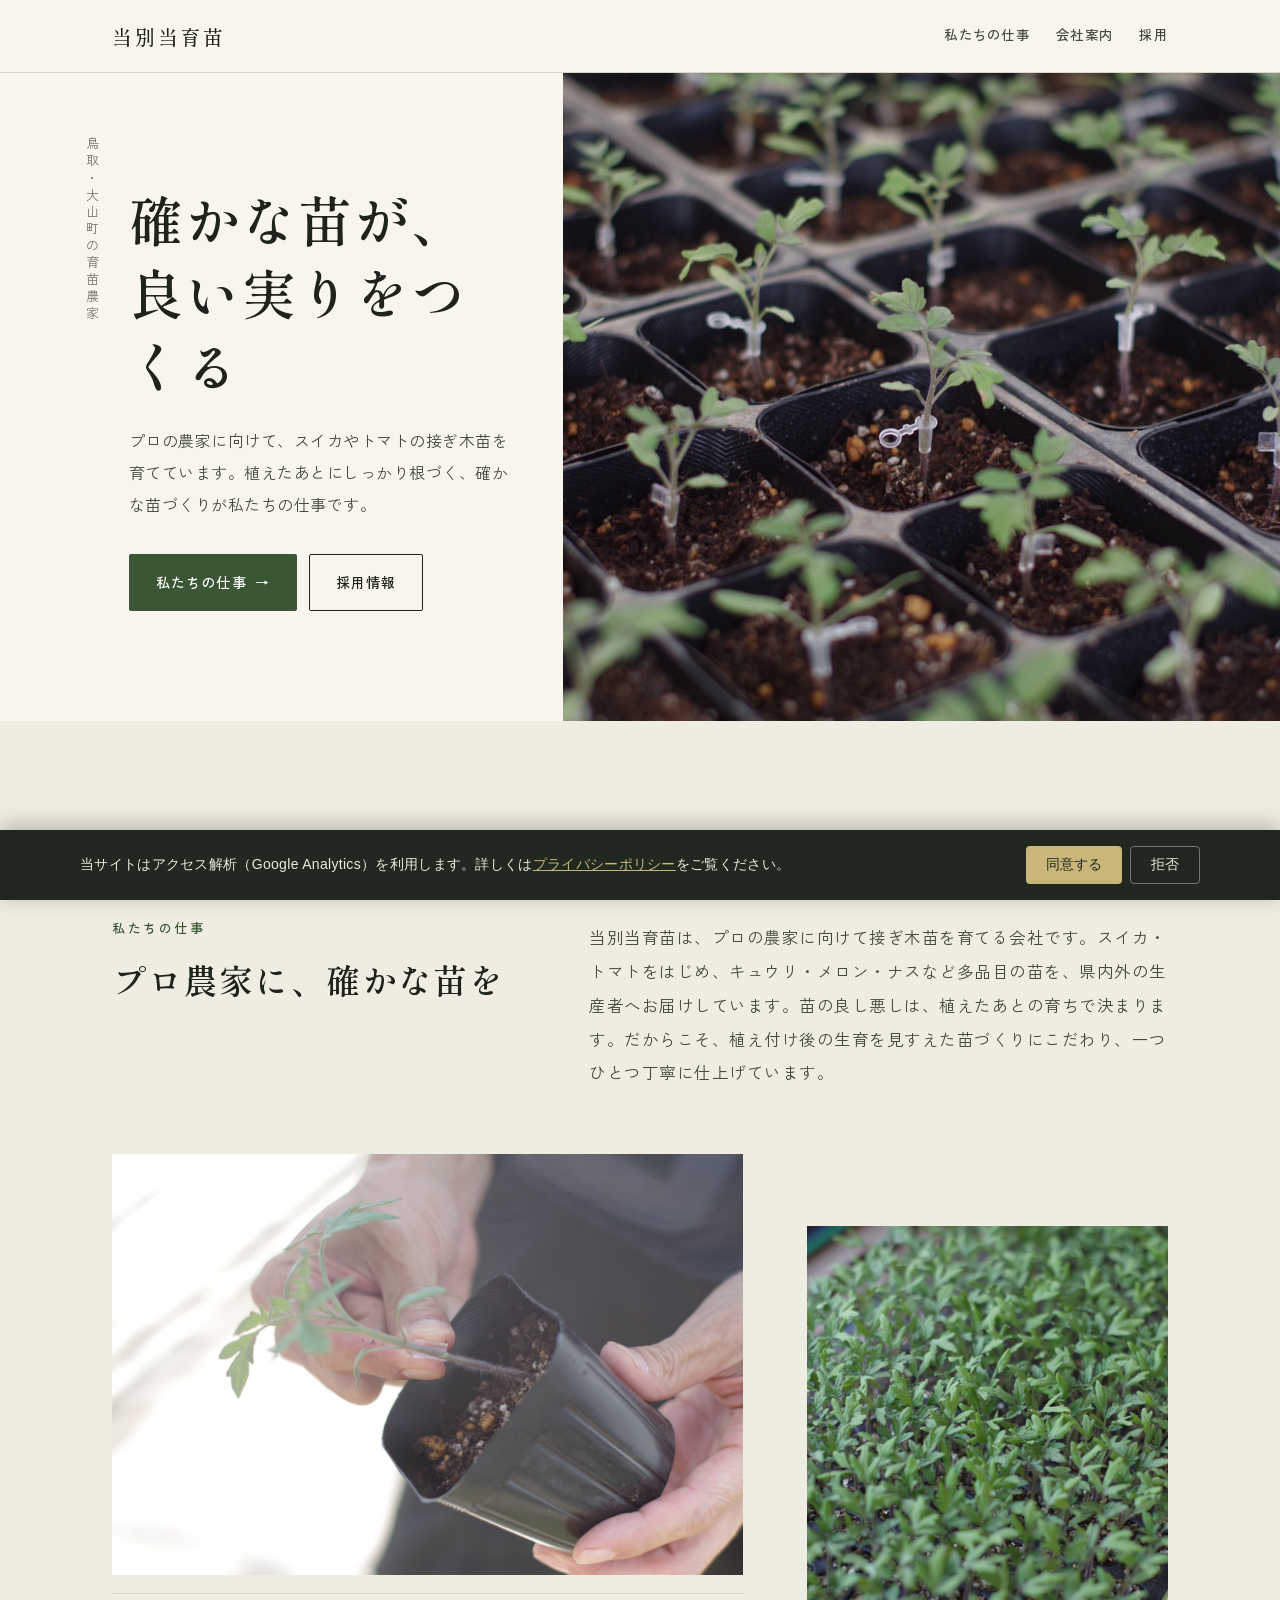
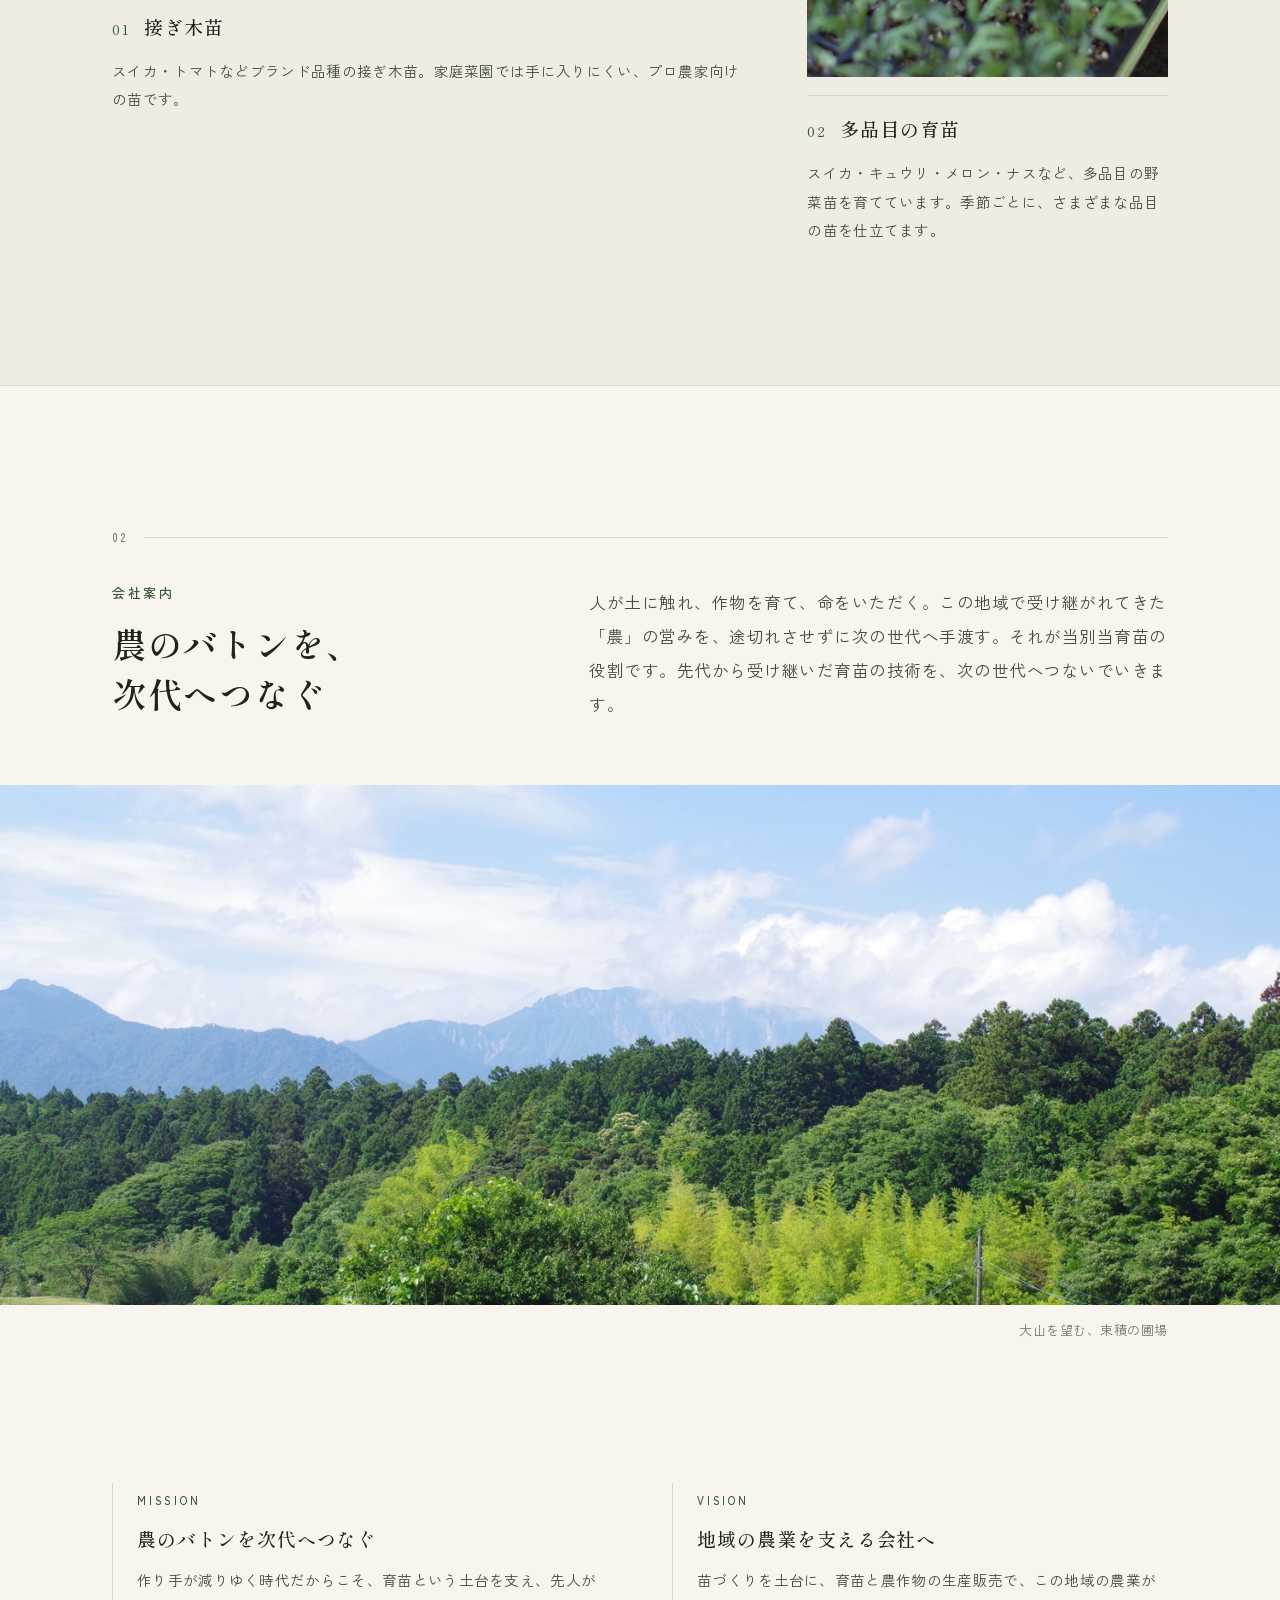
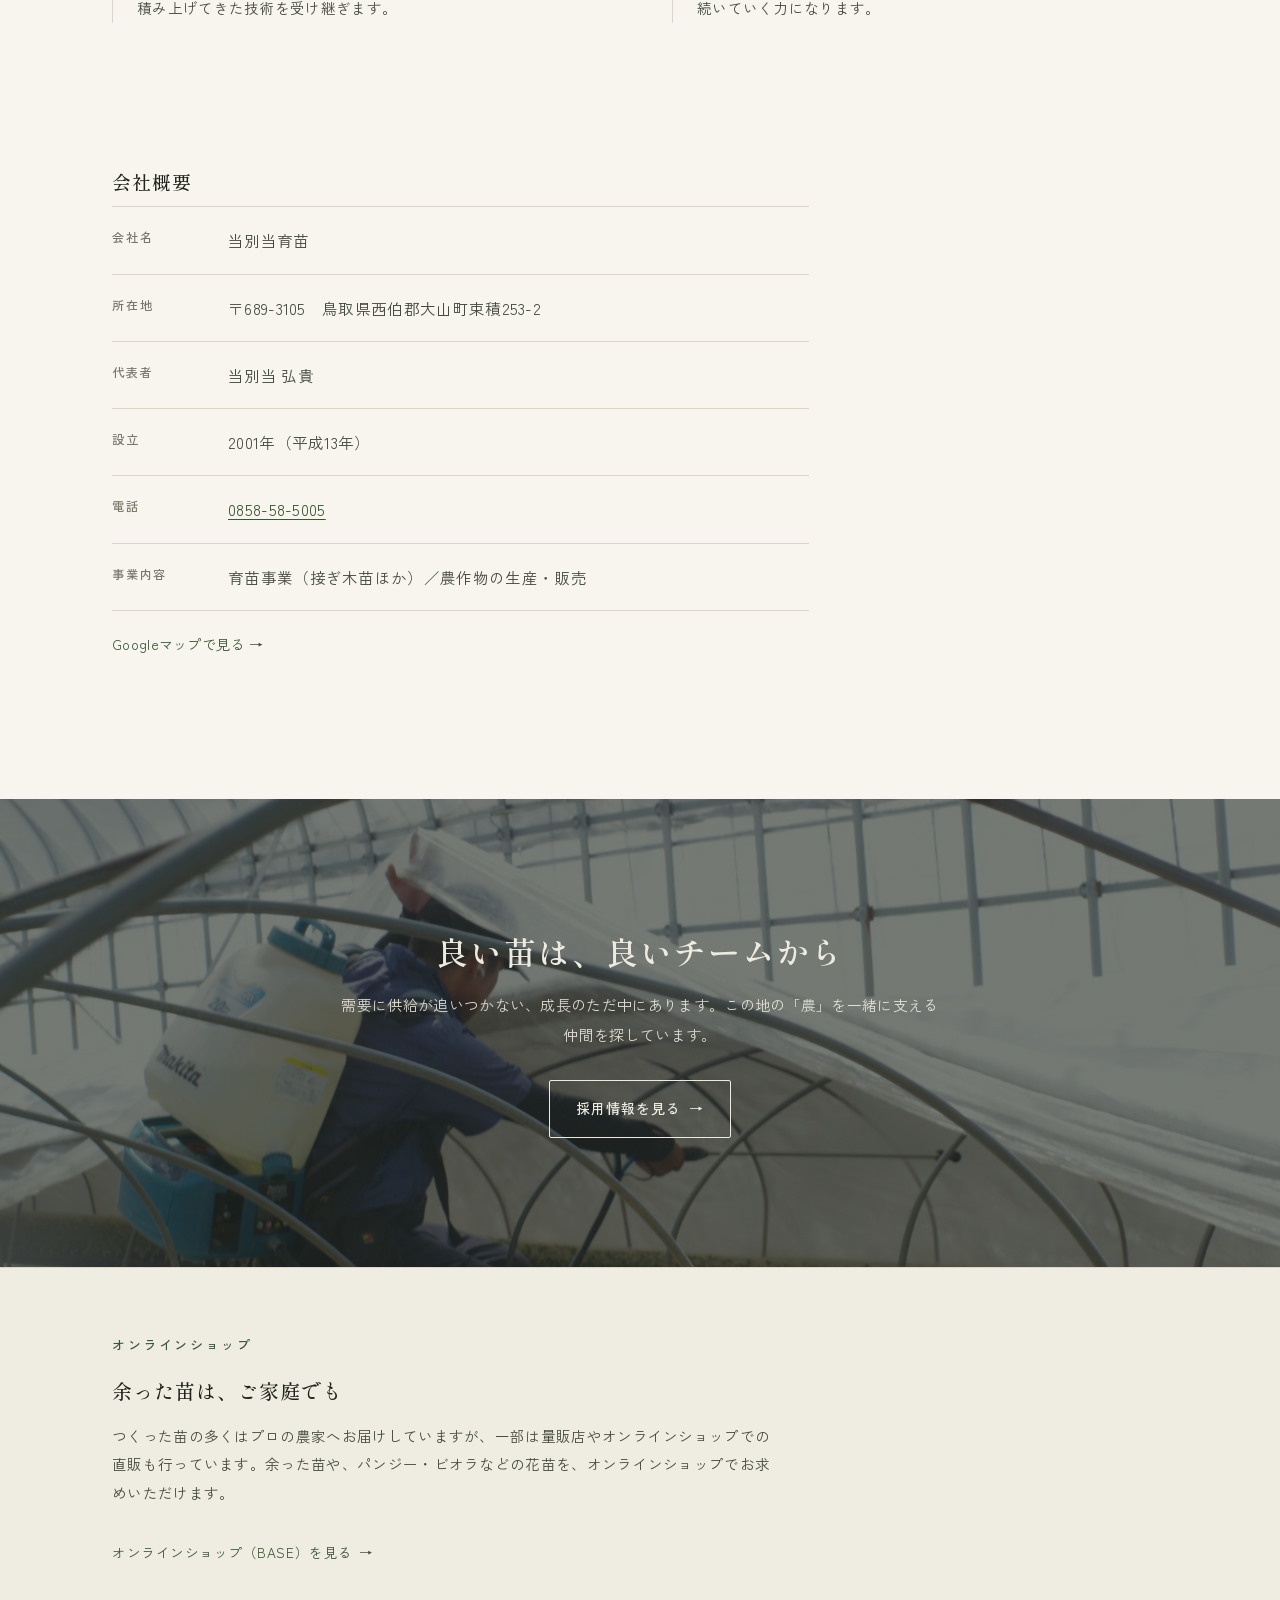
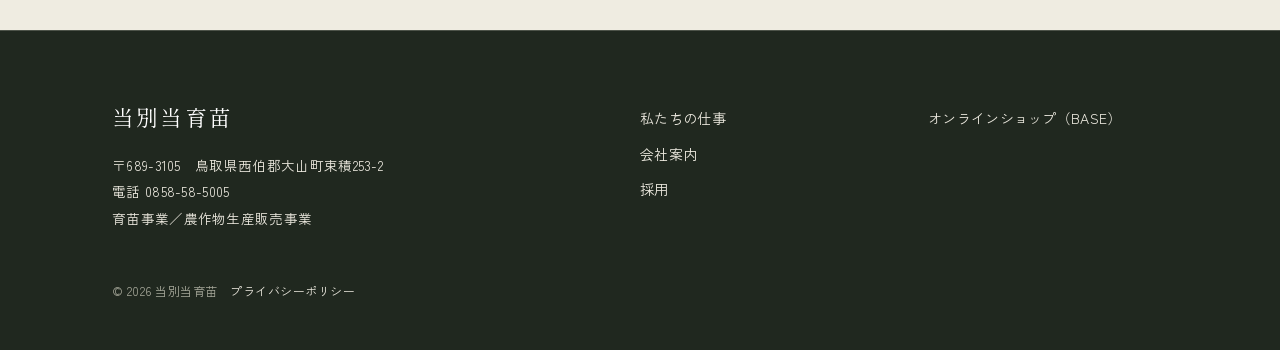
<file: index.html>
<!DOCTYPE html>
<html lang="ja">
<head>
<meta charset="UTF-8" />
<meta name="viewport" content="width=device-width, initial-scale=1.0" />
<title>当別当育苗｜鳥取・大山町の育苗農家</title>
<meta name="description" content="鳥取県大山町の育苗農家、当別当育苗。プロの農家に向けて、スイカ・トマトなどの接ぎ木苗を生産しています。" />
<link rel="canonical" href="https://tobetto.jp/" />
<link rel="icon" href="/favicon.svg" type="image/svg+xml" />
<meta property="og:site_name" content="当別当育苗" />
<meta property="og:locale" content="ja_JP" />
<meta property="og:title" content="当別当育苗｜鳥取・大山町の育苗農家" />
<meta property="og:description" content="プロの農家に向けて、スイカ・トマトなどの接ぎ木苗を生産する鳥取県大山町の育苗農家。" />
<meta property="og:type" content="website" />
<meta property="og:url" content="https://tobetto.jp/" />
<meta property="og:image" content="https://tobetto.jp/img/ogp.jpg" />
<meta name="twitter:card" content="summary_large_image" />
<meta name="twitter:title" content="当別当育苗｜鳥取・大山町の育苗農家" />
<meta name="twitter:description" content="プロの農家に向けて、スイカ・トマトなどの接ぎ木苗を生産する鳥取県大山町の育苗農家。" />
<meta name="twitter:image" content="https://tobetto.jp/img/ogp.jpg" />
<script type="application/ld+json">
{
  "@context": "https://schema.org",
  "@graph": [
    {
      "@type": "LocalBusiness",
      "@id": "https://tobetto.jp/#business",
      "name": "当別当育苗",
      "alternateName": "トウベットウイクビョウ",
      "image": "https://tobetto.jp/img/ogp.jpg",
      "description": "鳥取県大山町の育苗農家。プロの農家に向けて、スイカ・トマトなどの接ぎ木苗を生産しています。",
      "url": "https://tobetto.jp/",
      "telephone": "+81-858-58-5005",
      "foundingDate": "2001",
      "founder": { "@type": "Person", "name": "当別当 弘貴" },
      "address": {
        "@type": "PostalAddress",
        "streetAddress": "束積253-2",
        "addressLocality": "西伯郡大山町",
        "addressRegion": "鳥取県",
        "postalCode": "689-3105",
        "addressCountry": "JP"
      },
      "areaServed": "JP",
      "knowsAbout": ["接ぎ木苗", "育苗", "スイカ苗", "トマト苗", "野菜苗"],
      "sameAs": ["https://tbtseedling.base.shop/"]
    },
    {
      "@type": "WebSite",
      "@id": "https://tobetto.jp/#website",
      "url": "https://tobetto.jp/",
      "name": "当別当育苗",
      "publisher": { "@id": "https://tobetto.jp/#business" },
      "inLanguage": "ja"
    },
    {
      "@type": "BreadcrumbList",
      "@id": "https://tobetto.jp/#breadcrumb",
      "itemListElement": [
        { "@type": "ListItem", "position": 1, "name": "ホーム", "item": "https://tobetto.jp/" }
      ]
    }
  ]
}
</script>
<link rel="preconnect" href="https://fonts.googleapis.com">
<link rel="preconnect" href="https://fonts.gstatic.com" crossorigin>
<link href="https://fonts.googleapis.com/css2?family=Shippori+Mincho+B1:wght@500;600&family=Zen+Kaku+Gothic+New:wght@400;500&display=swap" rel="stylesheet">
<link rel="stylesheet" href="style.css" />
<!-- ===== TBT Analytics START =====
  GA4 (G-S450J6KXNJ) + Consent Mode v2 (default denied) + Cookie告知バナー(日本語) + CVトラッカー
-->
<script>
  window.dataLayer = window.dataLayer || [];
  function gtag(){dataLayer.push(arguments);}
  gtag('consent', 'default', {
    'ad_storage': 'denied',
    'ad_user_data': 'denied',
    'ad_personalization': 'denied',
    'analytics_storage': 'denied',
    'wait_for_update': 500
  });
  try {
    if (localStorage.getItem('tbt_consent') === 'granted') {
      gtag('consent', 'update', { 'analytics_storage': 'granted' });
    }
  } catch(e){}
</script>
<script async src="https://www.googletagmanager.com/gtag/js?id=G-S450J6KXNJ"></script>
<script>
  gtag('js', new Date());
  gtag('config', 'G-S450J6KXNJ', {
    'anonymize_ip': true,
    'allow_google_signals': false
  });
</script>
<script>
document.addEventListener('DOMContentLoaded', function(){
  (function(){
    try { if (localStorage.getItem('tbt_consent')) return; } catch(e){}
    var wrap = document.createElement('div');
    wrap.id = 'tbt-cookie-banner';
    wrap.setAttribute('role', 'dialog');
    wrap.setAttribute('aria-label', 'Cookie同意');
    wrap.style.cssText = 'position:fixed;bottom:0;left:0;right:0;background:#20281F;color:#EDEAE0;padding:16px 20px;z-index:99999;font-size:14px;line-height:1.7;box-shadow:0 -4px 20px rgba(0,0,0,0.25);font-family:-apple-system,BlinkMacSystemFont,"Segoe UI","Noto Sans JP",sans-serif;';
    wrap.innerHTML = '<div style="max-width:1120px;margin:0 auto;display:flex;flex-wrap:wrap;align-items:center;justify-content:space-between;gap:14px;"><div style="flex:1 1 60%;">当サイトはアクセス解析（Google Analytics）を利用します。詳しくは<a href="/privacy.html" style="color:#C9B77A;text-decoration:underline;">プライバシーポリシー</a>をご覧ください。</div><div style="flex:0 0 auto;display:flex;gap:8px;"><button id="tbt-accept" style="padding:9px 20px;border:none;cursor:pointer;font-size:14px;border-radius:4px;background:#C9B77A;color:#20281F;">同意する</button><button id="tbt-decline" style="padding:9px 20px;border:1px solid rgba(237,234,224,.4);cursor:pointer;font-size:14px;border-radius:4px;background:transparent;color:#EDEAE0;">拒否</button></div></div>';
    document.body.appendChild(wrap);
    document.getElementById('tbt-accept').onclick = function(){
      try { localStorage.setItem('tbt_consent', 'granted'); } catch(e){}
      if (typeof gtag === 'function') gtag('consent', 'update', { 'analytics_storage': 'granted' });
      var b = document.getElementById('tbt-cookie-banner'); if (b) b.remove();
    };
    document.getElementById('tbt-decline').onclick = function(){
      try { localStorage.setItem('tbt_consent', 'denied'); } catch(e){}
      if (typeof gtag === 'function') gtag('consent', 'update', { 'analytics_storage': 'denied' });
      var b = document.getElementById('tbt-cookie-banner'); if (b) b.remove();
    };
  })();
  (function(){
    if (typeof gtag !== 'function') return;
    document.addEventListener('click', function(e){
      var a = e.target.closest && e.target.closest('a');
      if (!a) return;
      var href = a.getAttribute('href') || '';
      if (href.indexOf('base.shop') > -1) { gtag('event', 'click_outbound_shop', { 'destination_url': href }); }
      if (href.indexOf('tel:') === 0) { gtag('event', 'click_phone', { 'phone': href.replace('tel:', '') }); }
      if (href.indexOf('mailto:') === 0) { gtag('event', 'click_email', {}); }
      if (href.indexOf('google.com/maps') > -1 || href.indexOf('goo.gl/maps') > -1) { gtag('event', 'click_map', {}); }
    });
  })();
});
</script>
<!-- ===== TBT Analytics END ===== -->
</head>
<body>

<!-- ヘッダー -->
<header class="site-header">
  <div class="wrap">
    <a class="brand" href="index.html" aria-label="当別当育苗 トップへ" aria-current="page">
      <span class="name">当別当育苗</span>
    </a>
    <nav class="nav">
      <a href="#work">私たちの仕事</a>
      <a href="#about">会社案内</a>
      <a href="recruit.html">採用</a>
    </nav>
  </div>
</header>

<main>

<!-- ヒーロー -->
<section class="hero">
  <div class="hero-text">
    <p class="hero-kicker">鳥取・大山町の育苗農家</p>
    <div class="hero-copy">
      <h1><span class="nw">確かな苗が、</span><span class="nw">良い実りをつくる</span></h1>
      <p class="subhead">プロの農家に向けて、スイカやトマトの接ぎ木苗を育てています。植えたあとにしっかり根づく、確かな苗づくりが私たちの仕事です。</p>
      <div class="btns">
        <a class="btn btn-primary" href="#work">私たちの仕事<span class="arrow">→</span></a>
        <a class="btn btn-ghost" href="recruit.html">採用情報</a>
      </div>
    </div>
  </div>
  <div class="hero-media">
    <img src="img/hero.jpg" width="1600" height="1066" alt="セルトレイで育つトマトの接ぎ木苗" fetchpriority="high" />
  </div>
</section>

<!-- 私たちの仕事（本業） -->
<section class="sec sec--deep" id="work">
  <div class="wrap">
    <div class="sechead reveal"><span class="num">01</span><span class="rule"></span></div>
    <div class="split reveal">
      <div class="split-l">
        <p class="kicker">私たちの仕事</p>
        <h2 class="stitle"><span class="nw">プロ農家に、</span><span class="nw">確かな苗を</span></h2>
      </div>
      <div class="split-r">
        <p class="lead">当別当育苗は、プロの農家に向けて接ぎ木苗を育てる会社です。スイカ・トマトをはじめ、キュウリ・メロン・ナスなど多品目の苗を、県内外の生産者へお届けしています。苗の良し悪しは、植えたあとの育ちで決まります。だからこそ、植え付け後の生育を見すえた苗づくりにこだわり、一つひとつ丁寧に仕上げています。</p>
      </div>
    </div>

    <div class="products-grid">
      <article class="pcard pcard--main reveal">
        <div class="media">
          <img src="img/product-graft.jpg" width="1600" height="1066" alt="手に持ったトマトの接ぎ木苗とポット" loading="lazy" />
        </div>
        <div class="cap"><span class="num">01</span><h3>接ぎ木苗</h3></div>
        <p class="desc">スイカ・トマトなどブランド品種の接ぎ木苗。家庭菜園では手に入りにくい、プロ農家向けの苗です。</p>
      </article>

      <article class="pcard pcard--sub reveal">
        <div class="media">
          <img src="img/product-seedlings.jpg" width="1600" height="1066" alt="ハウスで育つ多品目の苗" loading="lazy" />
        </div>
        <div class="cap"><span class="num">02</span><h3>多品目の育苗</h3></div>
        <p class="desc">スイカ・キュウリ・メロン・ナスなど、多品目の野菜苗を育てています。季節ごとに、さまざまな品目の苗を仕立てます。</p>
      </article>
    </div>
  </div>
</section>

<!-- 会社案内 -->
<section class="sec sec--paper" id="about">
  <div class="wrap">
    <div class="sechead reveal"><span class="num">02</span><span class="rule"></span></div>
    <div class="split reveal">
      <div class="split-l">
        <p class="kicker">会社案内</p>
        <h2 class="stitle"><span class="nw">農のバトンを、</span><span class="nw">次代へつなぐ</span></h2>
      </div>
      <div class="split-r">
        <p class="lead">人が土に触れ、作物を育て、命をいただく。この地域で受け継がれてきた「農」の営みを、途切れさせずに次の世代へ手渡す。それが当別当育苗の役割です。先代から受け継いだ育苗の技術を、次の世代へつないでいきます。</p>
      </div>
    </div>

    <figure class="reveal" style="margin:0;">
      <div class="band bleed">
        <img src="img/about.jpg" width="1500" height="1000" alt="大山を望む、当別当育苗のある風景" loading="lazy" />
      </div>
      <figcaption class="band-cap">大山を望む、束積の圃場</figcaption>
    </figure>

    <div class="mvv reveal">
      <div class="item">
        <span class="label">MISSION</span>
        <h3>農のバトンを次代へつなぐ</h3>
        <p>作り手が減りゆく時代だからこそ、育苗という土台を支え、先人が積み上げてきた技術を受け継ぎます。</p>
      </div>
      <div class="item">
        <span class="label">VISION</span>
        <h3>地域の農業を支える会社へ</h3>
        <p>苗づくりを土台に、育苗と農作物の生産販売で、この地域の農業が続いていく力になります。</p>
      </div>
    </div>

    <div class="about-info reveal">
      <h3 class="info-h">会社概要</h3>
      <table class="info-table">
        <caption class="sr-only">当別当育苗 会社概要</caption>
        <tbody>
        <tr><th scope="row">会社名</th><td>当別当育苗</td></tr>
        <tr><th scope="row">所在地</th><td>〒689-3105　鳥取県西伯郡大山町束積253-2</td></tr>
        <tr><th scope="row">代表者</th><td>当別当 弘貴</td></tr>
        <tr><th scope="row">設立</th><td>2001年（平成13年）</td></tr>
        <tr><th scope="row">電話</th><td><a href="tel:0858-58-5005">0858-58-5005</a></td></tr>
        <tr><th scope="row">事業内容</th><td>育苗事業（接ぎ木苗ほか）／農作物の生産・販売</td></tr>
        </tbody>
      </table>
      <p class="map-link"><a href="https://www.google.com/maps/search/?api=1&amp;query=%E9%B3%A5%E5%8F%96%E7%9C%8C%E8%A5%BF%E4%BC%AF%E9%83%A1%E5%A4%A7%E5%B1%B1%E7%94%BA%E6%9D%9F%E7%A9%8D253-2" target="_blank" rel="noopener">Googleマップで見る <span class="arrow">→</span></a></p>
    </div>
  </div>
</section>

<!-- 採用ティーザー -->
<section class="teaser">
  <img class="teaser-bg" src="img/recruit.jpg" width="1600" height="1066" alt="" loading="lazy" />
  <div class="teaser-inner reveal">
    <h2><span class="nw">良い苗は、</span><span class="nw">良いチームから</span></h2>
    <p>需要に供給が追いつかない、成長のただ中にあります。この地の「農」を一緒に支える仲間を探しています。</p>
    <a class="btn btn-ghost-light" href="recruit.html">採用情報を見る<span class="arrow">→</span></a>
  </div>
</section>

<!-- オンラインショップ（末尾・小さく） -->
<section class="shop-strip" id="shop">
  <div class="wrap reveal">
    <p class="kicker">オンラインショップ</p>
    <h3 class="shop-strip-title">余った苗は、ご家庭でも</h3>
    <p class="shop-strip-text">つくった苗の多くはプロの農家へお届けしていますが、一部は量販店やオンラインショップでの直販も行っています。余った苗や、パンジー・ビオラなどの花苗を、オンラインショップでお求めいただけます。</p>
    <a class="card-link" href="https://tbtseedling.base.shop/" target="_blank" rel="noopener">オンラインショップ（BASE）を見る <span class="arrow">→</span></a>
  </div>
</section>

</main>

<!-- フッター -->
<footer class="site-footer">
  <div class="wrap">
    <div class="cols">
      <div>
        <p class="fname">当別当育苗</p>
        <p>〒689-3105　鳥取県西伯郡大山町束積253-2<br>
        電話 <a href="tel:0858-58-5005">0858-58-5005</a><br>
        育苗事業／農作物生産販売事業</p>
      </div>
      <div class="fnav">
        <a href="#work">私たちの仕事</a>
        <a href="#about">会社案内</a>
        <a href="recruit.html">採用</a>
      </div>
      <div class="fnav">
        <a href="https://tbtseedling.base.shop/" target="_blank" rel="noopener">オンラインショップ（BASE）</a>
      </div>
    </div>
    <p class="copy">© 2026 当別当育苗　<a href="privacy.html">プライバシーポリシー</a></p>
  </div>
</footer>

<script>
document.documentElement.classList.add('js');
var reveals = document.querySelectorAll('.reveal');
if ('IntersectionObserver' in window) {
  var io = new IntersectionObserver(function (es) {
    es.forEach(function (e) {
      if (e.isIntersecting) { e.target.classList.add('is-in'); io.unobserve(e.target); }
    });
  }, { threshold: 0, rootMargin: '0px 0px -12% 0px' });
  reveals.forEach(function (el) { io.observe(el); });
} else {
  reveals.forEach(function (el) { el.classList.add('is-in'); });
}
</script>

</body>
</html>
</file>
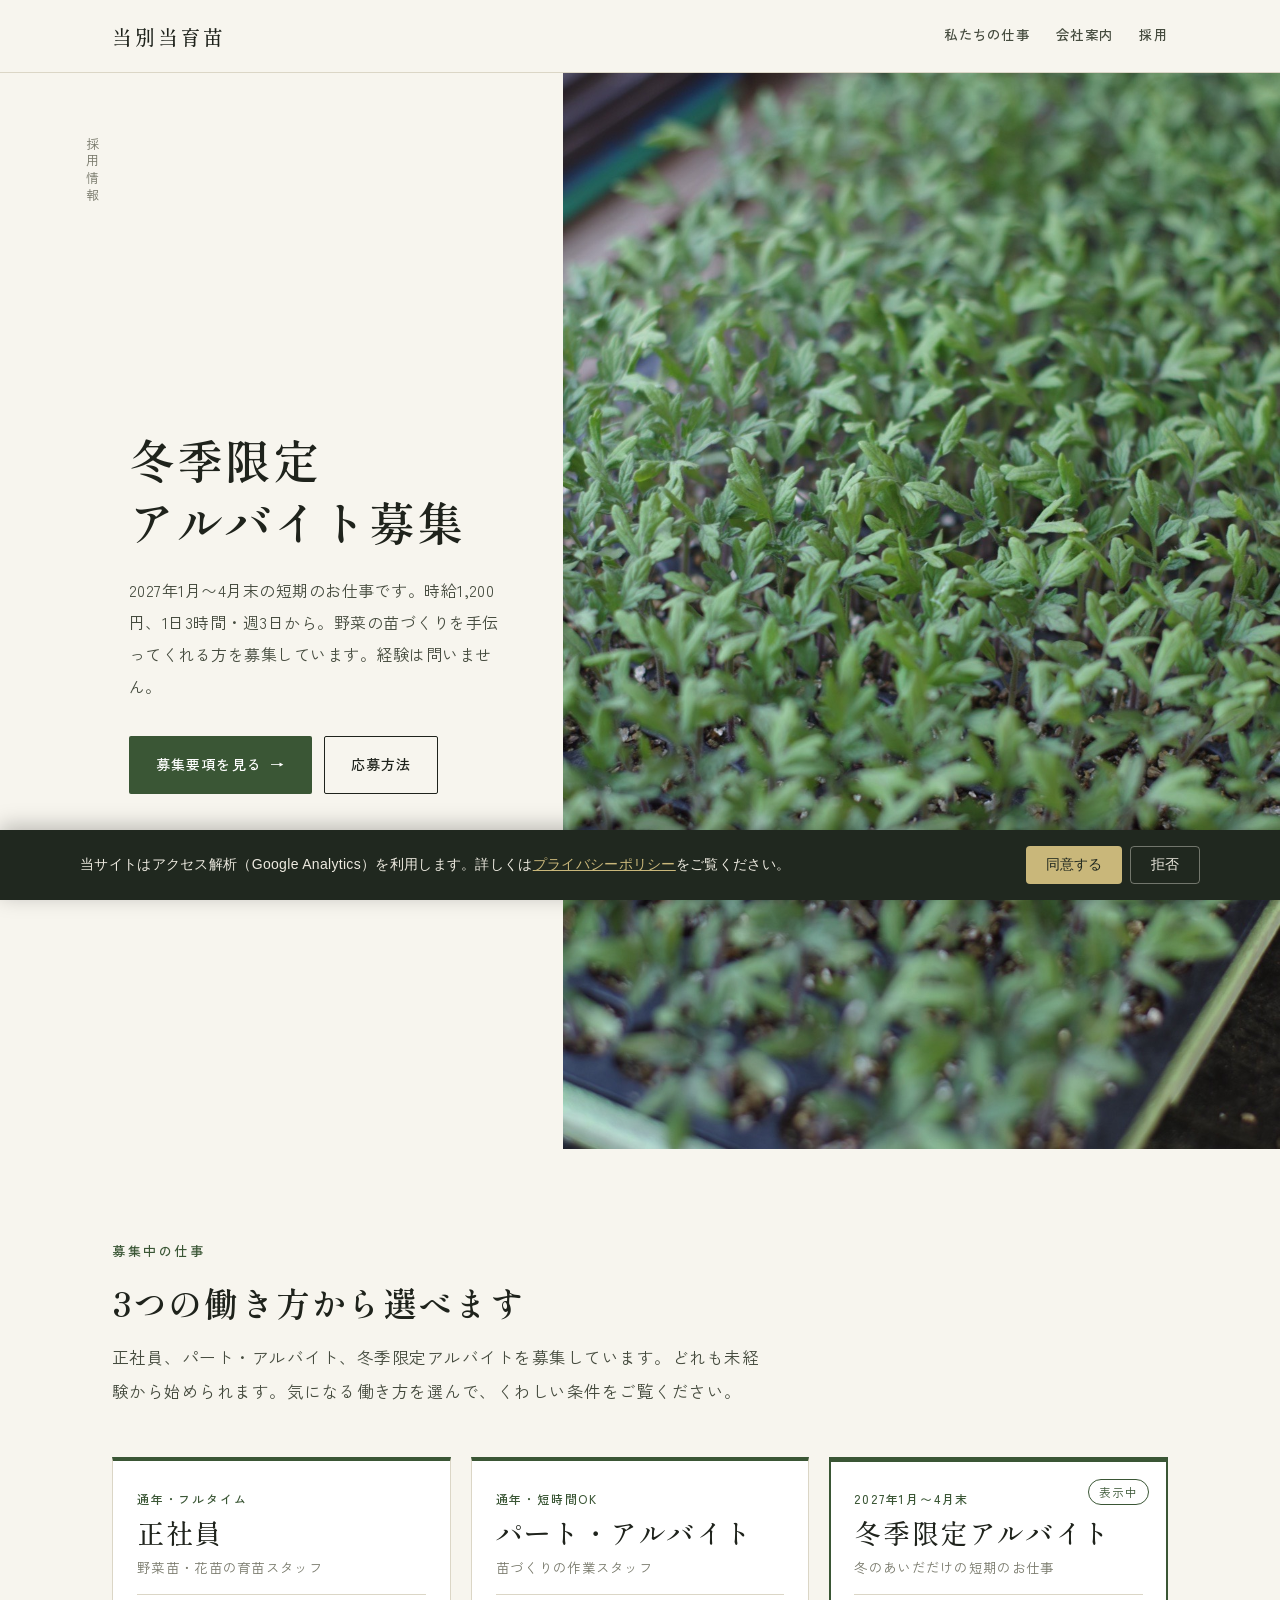
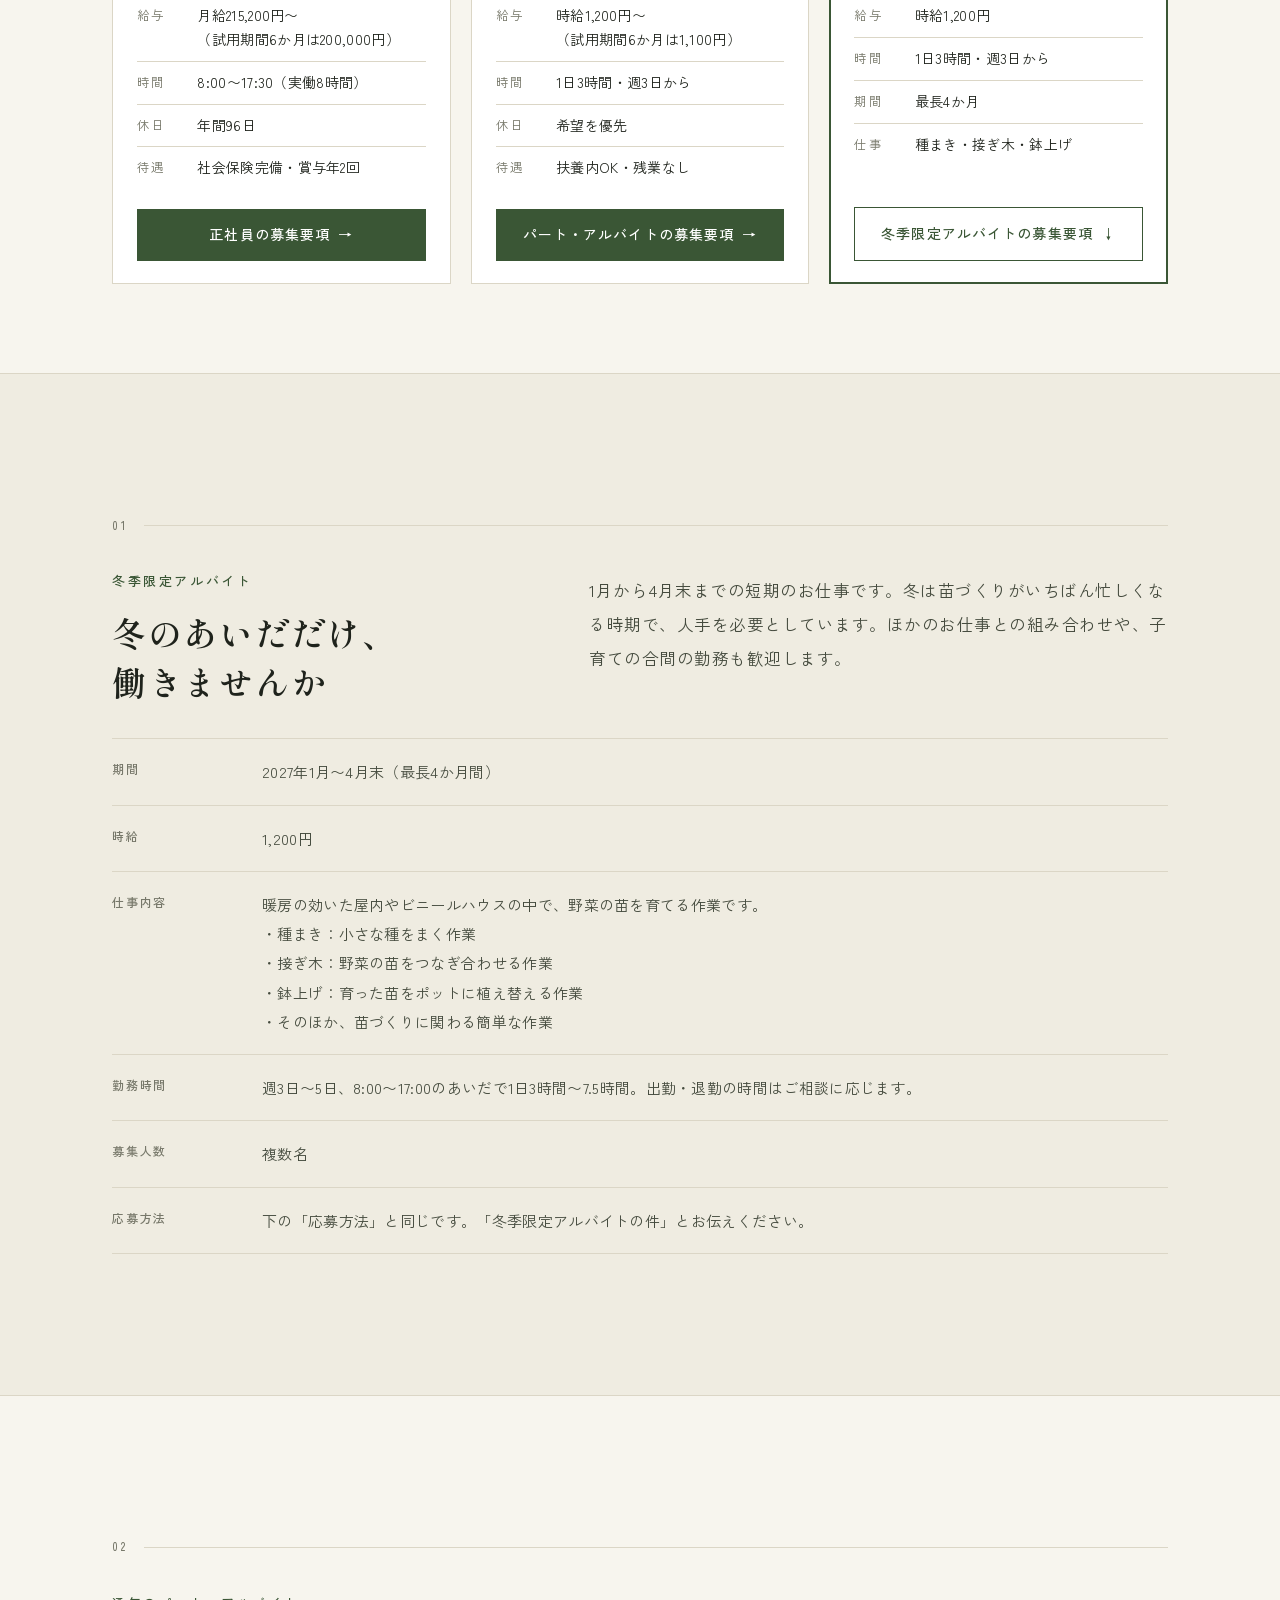
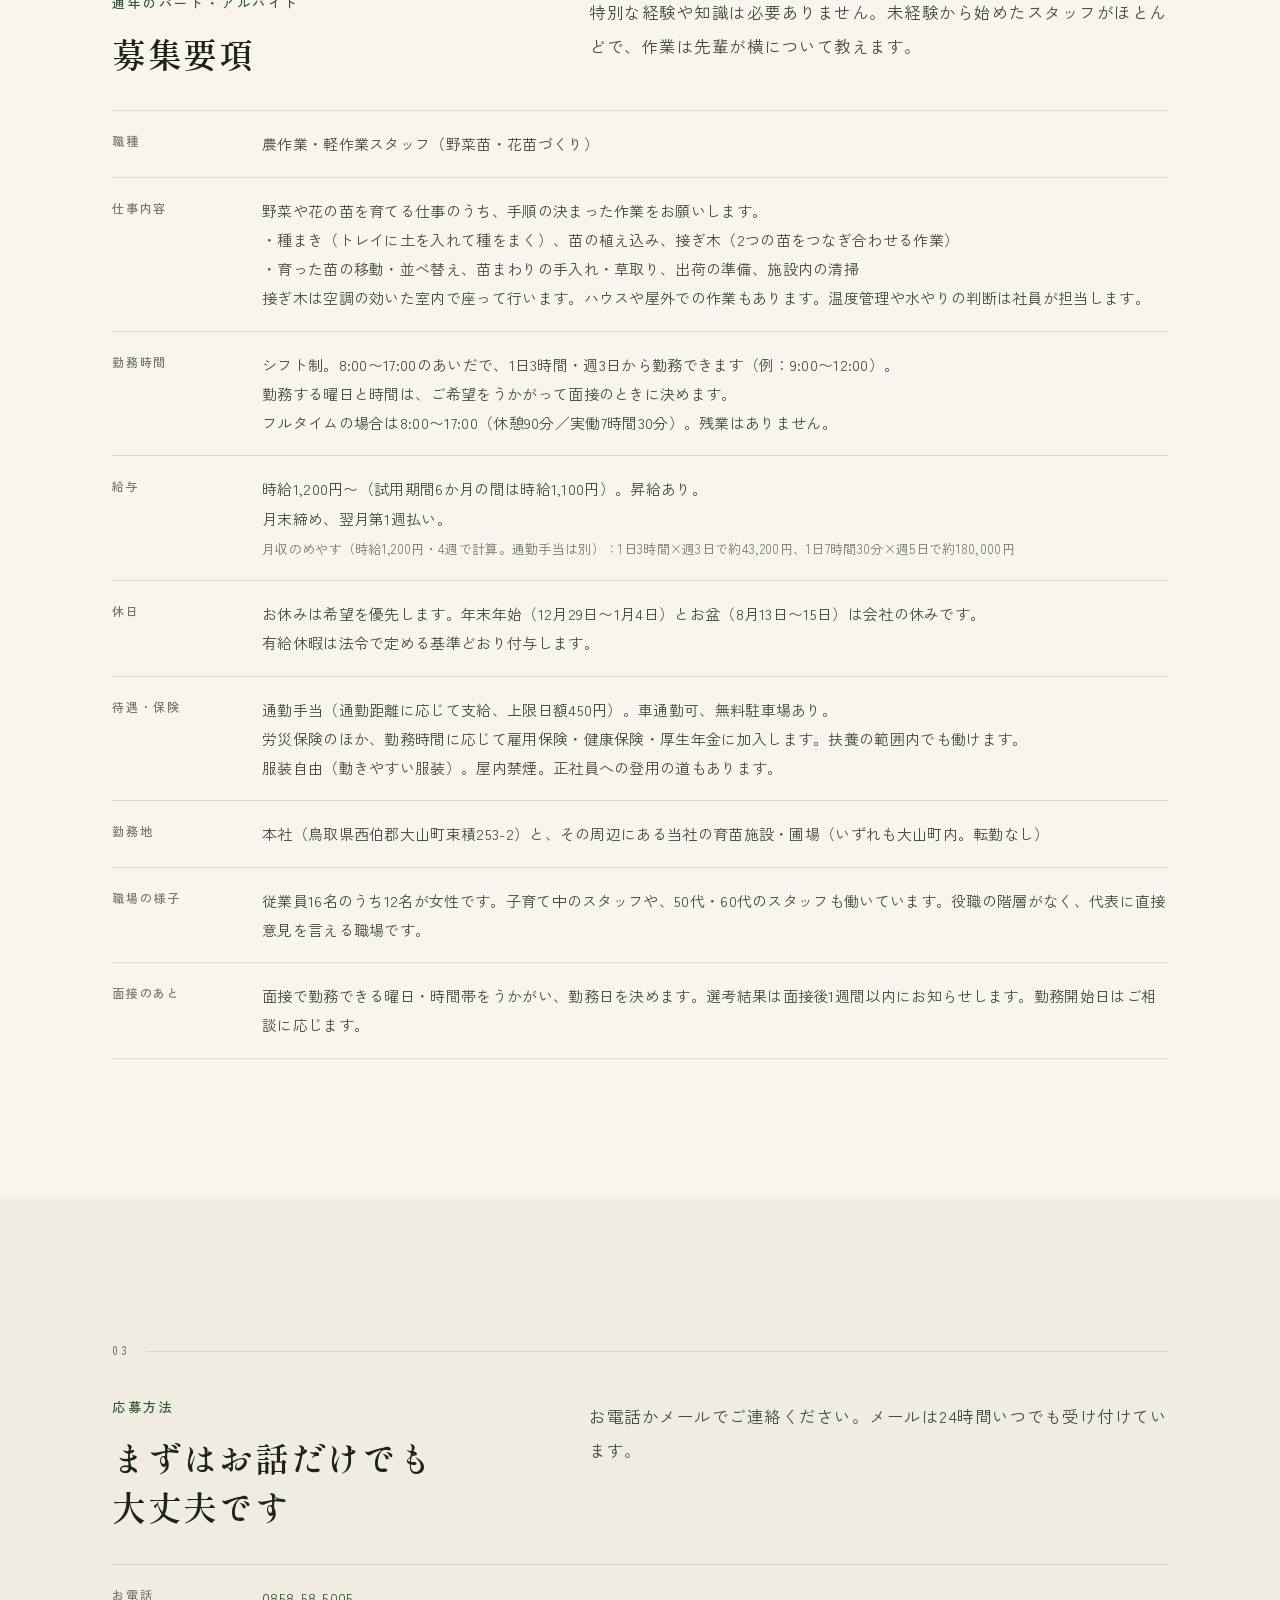
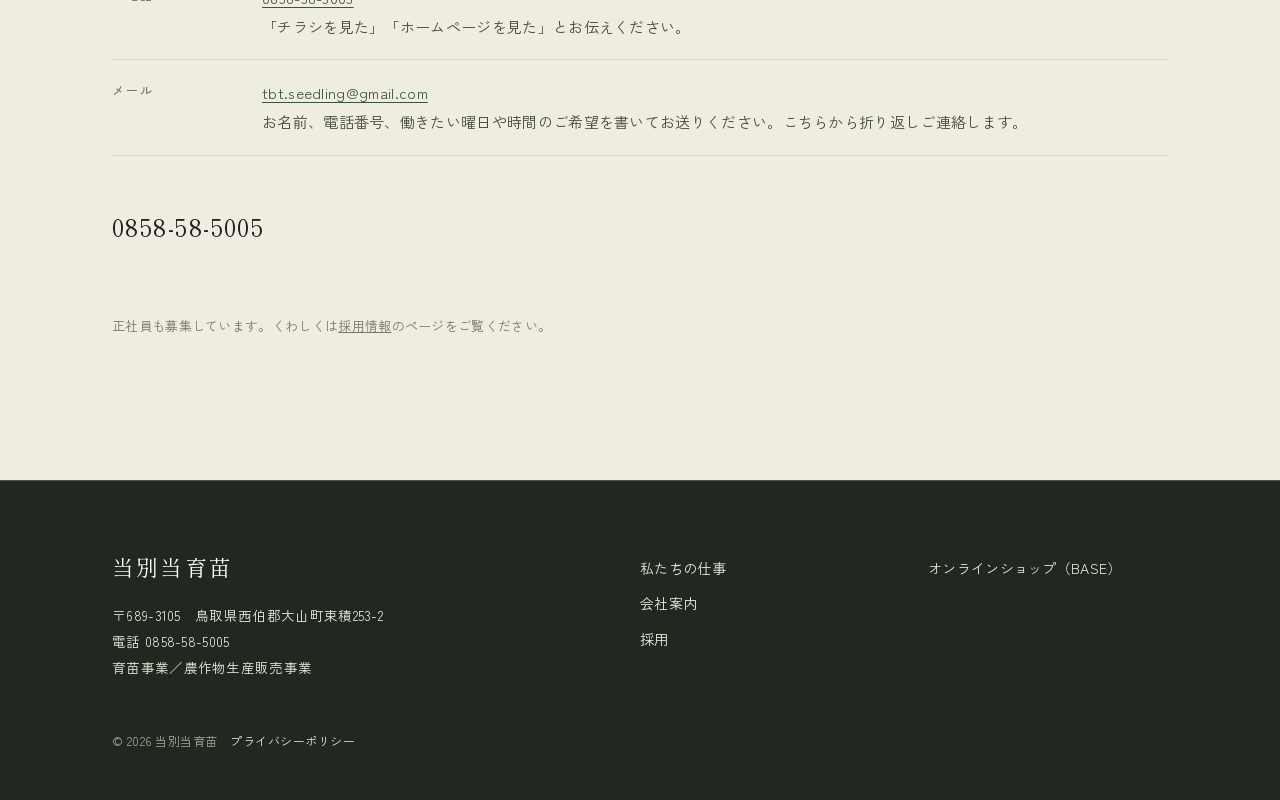
<file: fuyu/index.html>
<!DOCTYPE html>
<html lang="ja">
<head>
<meta charset="UTF-8" />
<meta name="viewport" content="width=device-width, initial-scale=1.0" />
<!-- 新聞折込チラシのQRコードの飛び先（/fuyu/）。Indeedの掲載が止まったため、2026-11-27に転送をやめて求人ページそのものにした。
     条件を変えたら /part/ と /fuyu/ の両方を直す（元は AI作業用で build_part_pages.py から生成） -->
<title>冬季限定アルバイト募集｜当別当育苗</title>
<meta name="description" content="当別当育苗（鳥取県大山町）の冬季限定アルバイト募集。2027年1月〜4月末、時給1,200円、1日3時間・週3日から。未経験歓迎。" />
<link rel="canonical" href="https://tobetto.jp/fuyu/" />
<link rel="icon" href="/favicon.svg" type="image/svg+xml" />
<meta property="og:site_name" content="当別当育苗" />
<meta property="og:locale" content="ja_JP" />
<meta property="og:title" content="冬季限定アルバイト募集｜当別当育苗" />
<meta property="og:description" content="当別当育苗（鳥取県大山町）の冬季限定アルバイト募集。2027年1月〜4月末、時給1,200円、1日3時間・週3日から。未経験歓迎。" />
<meta property="og:type" content="website" />
<meta property="og:url" content="https://tobetto.jp/fuyu/" />
<meta property="og:image" content="https://tobetto.jp/img/ogp.jpg" />
<link rel="preconnect" href="https://fonts.googleapis.com">
<link rel="preconnect" href="https://fonts.gstatic.com" crossorigin>
<link href="https://fonts.googleapis.com/css2?family=Shippori+Mincho+B1:wght@500;600&family=Zen+Kaku+Gothic+New:wght@400;500&display=swap" rel="stylesheet">
<link rel="stylesheet" href="/style.css?v=20261127" />
<!-- ===== TBT Analytics START =====
  GA4 (G-S450J6KXNJ) + Consent Mode v2 (default denied) + Cookie告知バナー(日本語) + CVトラッカー
-->
<script>
  window.dataLayer = window.dataLayer || [];
  function gtag(){dataLayer.push(arguments);}
  gtag('consent', 'default', {
    'ad_storage': 'denied',
    'ad_user_data': 'denied',
    'ad_personalization': 'denied',
    'analytics_storage': 'denied',
    'wait_for_update': 500
  });
  try {
    if (localStorage.getItem('tbt_consent') === 'granted') {
      gtag('consent', 'update', { 'analytics_storage': 'granted' });
    }
  } catch(e){}
</script>
<script async src="https://www.googletagmanager.com/gtag/js?id=G-S450J6KXNJ"></script>
<script>
  gtag('js', new Date());
  gtag('config', 'G-S450J6KXNJ', {
    'anonymize_ip': true,
    'allow_google_signals': false
  });
</script>
<script>
document.addEventListener('DOMContentLoaded', function(){
  (function(){
    try { if (localStorage.getItem('tbt_consent')) return; } catch(e){}
    var wrap = document.createElement('div');
    wrap.id = 'tbt-cookie-banner';
    wrap.setAttribute('role', 'dialog');
    wrap.setAttribute('aria-label', 'Cookie同意');
    wrap.style.cssText = 'position:fixed;bottom:0;left:0;right:0;background:#20281F;color:#EDEAE0;padding:16px 20px;z-index:99999;font-size:14px;line-height:1.7;box-shadow:0 -4px 20px rgba(0,0,0,0.25);font-family:-apple-system,BlinkMacSystemFont,"Segoe UI","Noto Sans JP",sans-serif;';
    wrap.innerHTML = '<div style="max-width:1120px;margin:0 auto;display:flex;flex-wrap:wrap;align-items:center;justify-content:space-between;gap:14px;"><div style="flex:1 1 60%;">当サイトはアクセス解析（Google Analytics）を利用します。詳しくは<a href="/privacy.html" style="color:#C9B77A;text-decoration:underline;">プライバシーポリシー</a>をご覧ください。</div><div style="flex:0 0 auto;display:flex;gap:8px;"><button id="tbt-accept" style="padding:9px 20px;border:none;cursor:pointer;font-size:14px;border-radius:4px;background:#C9B77A;color:#20281F;">同意する</button><button id="tbt-decline" style="padding:9px 20px;border:1px solid rgba(237,234,224,.4);cursor:pointer;font-size:14px;border-radius:4px;background:transparent;color:#EDEAE0;">拒否</button></div></div>';
    document.body.appendChild(wrap);
    document.getElementById('tbt-accept').onclick = function(){
      try { localStorage.setItem('tbt_consent', 'granted'); } catch(e){}
      if (typeof gtag === 'function') gtag('consent', 'update', { 'analytics_storage': 'granted' });
      var b = document.getElementById('tbt-cookie-banner'); if (b) b.remove();
    };
    document.getElementById('tbt-decline').onclick = function(){
      try { localStorage.setItem('tbt_consent', 'denied'); } catch(e){}
      if (typeof gtag === 'function') gtag('consent', 'update', { 'analytics_storage': 'denied' });
      var b = document.getElementById('tbt-cookie-banner'); if (b) b.remove();
    };
  })();
  (function(){
    if (typeof gtag !== 'function') return;
    document.addEventListener('click', function(e){
      var a = e.target.closest && e.target.closest('a');
      if (!a) return;
      var href = a.getAttribute('href') || '';
      if (href.indexOf('base.shop') > -1) { gtag('event', 'click_outbound_shop', { 'destination_url': href }); }
      if (href.indexOf('tel:') === 0) { gtag('event', 'click_phone', { 'phone': href.replace('tel:', '') }); }
      if (href.indexOf('mailto:') === 0) { gtag('event', 'click_email', {}); }
      if (href.indexOf('google.com/maps') > -1 || href.indexOf('goo.gl/maps') > -1) { gtag('event', 'click_map', {}); }
    });
  })();
});
</script>
<!-- ===== TBT Analytics END ===== -->
</head>
<body>

<!-- ヘッダー -->
<header class="site-header">
  <div class="wrap">
    <a class="brand" href="/index.html" aria-label="当別当育苗 トップへ">
      <span class="name">当別当育苗</span>
    </a>
    <nav class="nav">
      <a href="/index.html#work">私たちの仕事</a>
      <a href="/index.html#about">会社案内</a>
      <a href="/recruit.html">採用</a>
    </nav>
  </div>
</header>

<main>

<!-- ヒーロー -->
<section class="hero">
  <div class="hero-text">
    <p class="hero-kicker">採用情報</p>
    <div class="hero-copy">
      <h1 class="h1-job"><span class="nw">冬季限定</span><span class="nw">アルバイト</span><span class="nw">募集</span></h1>
      <p class="subhead">2027年1月〜4月末の短期のお仕事です。時給1,200円、1日3時間・週3日から。野菜の苗づくりを手伝ってくれる方を募集しています。経験は問いません。</p>
      <div class="btns">
        <a class="btn btn-primary" href="#winter">募集要項を見る<span class="arrow">→</span></a>
        <a class="btn btn-ghost" href="#apply">応募方法</a>
      </div>
    </div>
  </div>
  <div class="hero-media">
    <img src="/img/product-seedlings.jpg" width="1600" height="1066" alt="ハウスで育つ野菜の苗" fetchpriority="high" />
  </div>
</section>

<!-- JOBS START（build_part_pages.py が生成。手で直さない） -->
<section class="sec-jobs" id="jobs">
  <div class="wrap">
    <p class="kicker">募集中の仕事</p>
    <h2 class="stitle"><span class="nw">3つの働き方から</span><span class="nw">選べます</span></h2>
    <p class="lead">正社員、パート・アルバイト、冬季限定アルバイトを募集しています。どれも未経験から始められます。気になる働き方を選んで、くわしい条件をご覧ください。</p>
    <div class="jobs">
      <a class="job" href="/recruit.html#requirements">
        <span class="job-tag">通年・フルタイム</span>
        <h3 class="job-title">正社員</h3>
        <p class="job-sub">野菜苗・花苗の育苗スタッフ</p>
        <dl class="job-facts"><div><dt>給与</dt><dd>月給215,200円〜<br>（試用期間6か月は200,000円）</dd></div><div><dt>時間</dt><dd>8:00〜17:30（実働8時間）</dd></div><div><dt>休日</dt><dd>年間96日</dd></div><div><dt>待遇</dt><dd>社会保険完備・賞与年2回</dd></div></dl>
        <span class="job-go">正社員の募集要項<span class="arrow">→</span></span>
      </a>
      <a class="job" href="/parttime/#requirements">
        <span class="job-tag">通年・短時間OK</span>
        <h3 class="job-title">パート・アルバイト</h3>
        <p class="job-sub">苗づくりの作業スタッフ</p>
        <dl class="job-facts"><div><dt>給与</dt><dd>時給1,200円〜<br>（試用期間6か月は1,100円）</dd></div><div><dt>時間</dt><dd>1日3時間・週3日から</dd></div><div><dt>休日</dt><dd>希望を優先</dd></div><div><dt>待遇</dt><dd>扶養内OK・残業なし</dd></div></dl>
        <span class="job-go">パート・アルバイトの募集要項<span class="arrow">→</span></span>
      </a>
      <a class="job is-current" href="/fuyu/#winter" aria-current="page">
        <span class="job-badge">表示中</span>
        <span class="job-tag">2027年1月〜4月末</span>
        <h3 class="job-title">冬季限定アルバイト</h3>
        <p class="job-sub">冬のあいだだけの短期のお仕事</p>
        <dl class="job-facts"><div><dt>給与</dt><dd>時給1,200円</dd></div><div><dt>時間</dt><dd>1日3時間・週3日から</dd></div><div><dt>期間</dt><dd>最長4か月</dd></div><div><dt>仕事</dt><dd>種まき・接ぎ木・鉢上げ</dd></div></dl>
        <span class="job-go">冬季限定アルバイトの募集要項<span class="arrow">↓</span></span>
      </a>
    </div>
  </div>
</section>
<!-- JOBS END -->

<!-- 冬季限定アルバイト -->
<section class="sec sec--deep" id="winter">
  <div class="wrap">
    <div class="sechead reveal"><span class="num">01</span><span class="rule"></span></div>
    <div class="split reveal">
      <div class="split-l">
        <p class="kicker">冬季限定アルバイト</p>
        <h2 class="stitle"><span class="nw">冬のあいだだけ、</span><span class="nw">働きませんか</span></h2>
      </div>
      <div class="split-r">
        <p class="lead">1月から4月末までの短期のお仕事です。冬は苗づくりがいちばん忙しくなる時期で、人手を必要としています。ほかのお仕事との組み合わせや、子育ての合間の勤務も歓迎します。</p>
      </div>
    </div>
    <table class="req-table reveal">
      <caption class="sr-only">冬季限定アルバイトの募集要項</caption>
      <tbody>
      <tr><th scope="row">期間</th><td>2027年1月〜4月末（最長4か月間）</td></tr>
      <tr><th scope="row">時給</th><td>1,200円</td></tr>
      <tr><th scope="row">仕事内容</th><td>暖房の効いた屋内やビニールハウスの中で、野菜の苗を育てる作業です。<br>・種まき：小さな種をまく作業<br>・接ぎ木：野菜の苗をつなぎ合わせる作業<br>・鉢上げ：育った苗をポットに植え替える作業<br>・そのほか、苗づくりに関わる簡単な作業</td></tr>
      <tr><th scope="row">勤務時間</th><td>週3日〜5日、8:00〜17:00のあいだで1日3時間〜7.5時間。出勤・退勤の時間はご相談に応じます。</td></tr>
      <tr><th scope="row">募集人数</th><td>複数名</td></tr>
      <tr><th scope="row">応募方法</th><td>下の「応募方法」と同じです。「冬季限定アルバイトの件」とお伝えください。</td></tr>
      </tbody>
    </table>
  </div>
</section>

<!-- パート・アルバイト 募集要項 -->
<section class="sec sec--paper" id="requirements">
  <div class="wrap">
    <div class="sechead reveal"><span class="num">02</span><span class="rule"></span></div>
    <div class="split reveal">
      <div class="split-l">
        <p class="kicker">通年のパート・アルバイト</p>
        <h2 class="stitle">募集要項</h2>
      </div>
      <div class="split-r">
        <p class="lead">特別な経験や知識は必要ありません。未経験から始めたスタッフがほとんどで、作業は先輩が横について教えます。</p>
      </div>
    </div>
    <table class="req-table reveal">
      <caption class="sr-only">パート・アルバイトの募集要項</caption>
      <tbody>
      <tr><th scope="row">職種</th><td>農作業・軽作業スタッフ（野菜苗・花苗づくり）</td></tr>
      <tr><th scope="row">仕事内容</th><td>野菜や花の苗を育てる仕事のうち、手順の決まった作業をお願いします。<br>・種まき（トレイに土を入れて種をまく）、苗の植え込み、接ぎ木（2つの苗をつなぎ合わせる作業）<br>・育った苗の移動・並べ替え、苗まわりの手入れ・草取り、出荷の準備、施設内の清掃<br>接ぎ木は空調の効いた室内で座って行います。ハウスや屋外での作業もあります。温度管理や水やりの判断は社員が担当します。</td></tr>
      <tr><th scope="row">勤務時間</th><td>シフト制。8:00〜17:00のあいだで、1日3時間・週3日から勤務できます（例：9:00〜12:00）。<br>勤務する曜日と時間は、ご希望をうかがって面接のときに決めます。<br>フルタイムの場合は8:00〜17:00（休憩90分／実働7時間30分）。残業はありません。</td></tr>
      <tr><th scope="row">給与</th><td>時給1,200円〜（試用期間6か月の間は時給1,100円）。昇給あり。<br>月末締め、翌月第1週払い。<br><span class="tba">月収のめやす（時給1,200円・4週で計算。通勤手当は別）：1日3時間×週3日で約43,200円、1日7時間30分×週5日で約180,000円</span></td></tr>
      <tr><th scope="row">休日</th><td>お休みは希望を優先します。年末年始（12月29日〜1月4日）とお盆（8月13日〜15日）は会社の休みです。<br>有給休暇は法令で定める基準どおり付与します。</td></tr>
      <tr><th scope="row">待遇・保険</th><td>通勤手当（通勤距離に応じて支給、上限日額450円）。車通勤可、無料駐車場あり。<br>労災保険のほか、勤務時間に応じて雇用保険・健康保険・厚生年金に加入します。扶養の範囲内でも働けます。<br>服装自由（動きやすい服装）。屋内禁煙。正社員への登用の道もあります。</td></tr>
      <tr><th scope="row">勤務地</th><td>本社（鳥取県西伯郡大山町束積253-2）と、その周辺にある当社の育苗施設・圃場（いずれも大山町内。転勤なし）</td></tr>
      <tr><th scope="row">職場の様子</th><td>従業員16名のうち12名が女性です。子育て中のスタッフや、50代・60代のスタッフも働いています。役職の階層がなく、代表に直接意見を言える職場です。</td></tr>
      <tr><th scope="row">面接のあと</th><td>面接で勤務できる曜日・時間帯をうかがい、勤務日を決めます。選考結果は面接後1週間以内にお知らせします。勤務開始日はご相談に応じます。</td></tr>
      </tbody>
    </table>
  </div>
</section>

<!-- 応募方法 -->
<section class="sec sec--deep" id="apply">
  <div class="wrap">
    <div class="sechead reveal"><span class="num">03</span><span class="rule"></span></div>
    <div class="split reveal">
      <div class="split-l">
        <p class="kicker">応募方法</p>
        <h2 class="stitle"><span class="nw">まずはお話だけでも</span><span class="nw">大丈夫です</span></h2>
      </div>
      <div class="split-r">
        <p class="lead">お電話かメールでご連絡ください。メールは24時間いつでも受け付けています。</p>
      </div>
    </div>
    <table class="req-table reveal">
      <caption class="sr-only">応募方法</caption>
      <tbody>
      <tr><th scope="row">お電話</th><td><a href="tel:0858-58-5005">0858-58-5005</a><br>「チラシを見た」「ホームページを見た」とお伝えください。</td></tr>
      <tr><th scope="row">メール</th><td><a href="mailto:tbt.seedling@gmail.com">tbt.seedling@gmail.com</a><br>お名前、電話番号、働きたい曜日や時間のご希望を書いてお送りください。こちらから折り返しご連絡します。</td></tr>
      </tbody>
    </table>
    <div class="apply-tel reveal"><a href="tel:0858-58-5005">0858-58-5005</a></div>
    <p class="note reveal">正社員も募集しています。くわしくは<a href="/recruit.html">採用情報</a>のページをご覧ください。</p>
  </div>
</section>

</main>

<!-- フッター -->
<footer class="site-footer">
  <div class="wrap">
    <div class="cols">
      <div>
        <p class="fname">当別当育苗</p>
        <p>〒689-3105　鳥取県西伯郡大山町束積253-2<br>
        電話 <a href="tel:0858-58-5005">0858-58-5005</a><br>
        育苗事業／農作物生産販売事業</p>
      </div>
      <div class="fnav">
        <a href="/index.html#work">私たちの仕事</a>
        <a href="/index.html#about">会社案内</a>
        <a href="/recruit.html">採用</a>
      </div>
      <div class="fnav">
        <a href="https://tbtseedling.base.shop/" target="_blank" rel="noopener">オンラインショップ（BASE）</a>
      </div>
    </div>
    <p class="copy">© 2026 当別当育苗　<a href="/privacy.html">プライバシーポリシー</a></p>
  </div>
</footer>

<script>
document.documentElement.classList.add('js');
var reveals = document.querySelectorAll('.reveal');
if ('IntersectionObserver' in window) {
  var io = new IntersectionObserver(function (es) {
    es.forEach(function (e) {
      if (e.isIntersecting) { e.target.classList.add('is-in'); io.unobserve(e.target); }
    });
  }, { threshold: 0, rootMargin: '0px 0px -12% 0px' });
  reveals.forEach(function (el) { io.observe(el); });
} else {
  reveals.forEach(function (el) { el.classList.add('is-in'); });
}
</script>

</body>
</html>
</file>
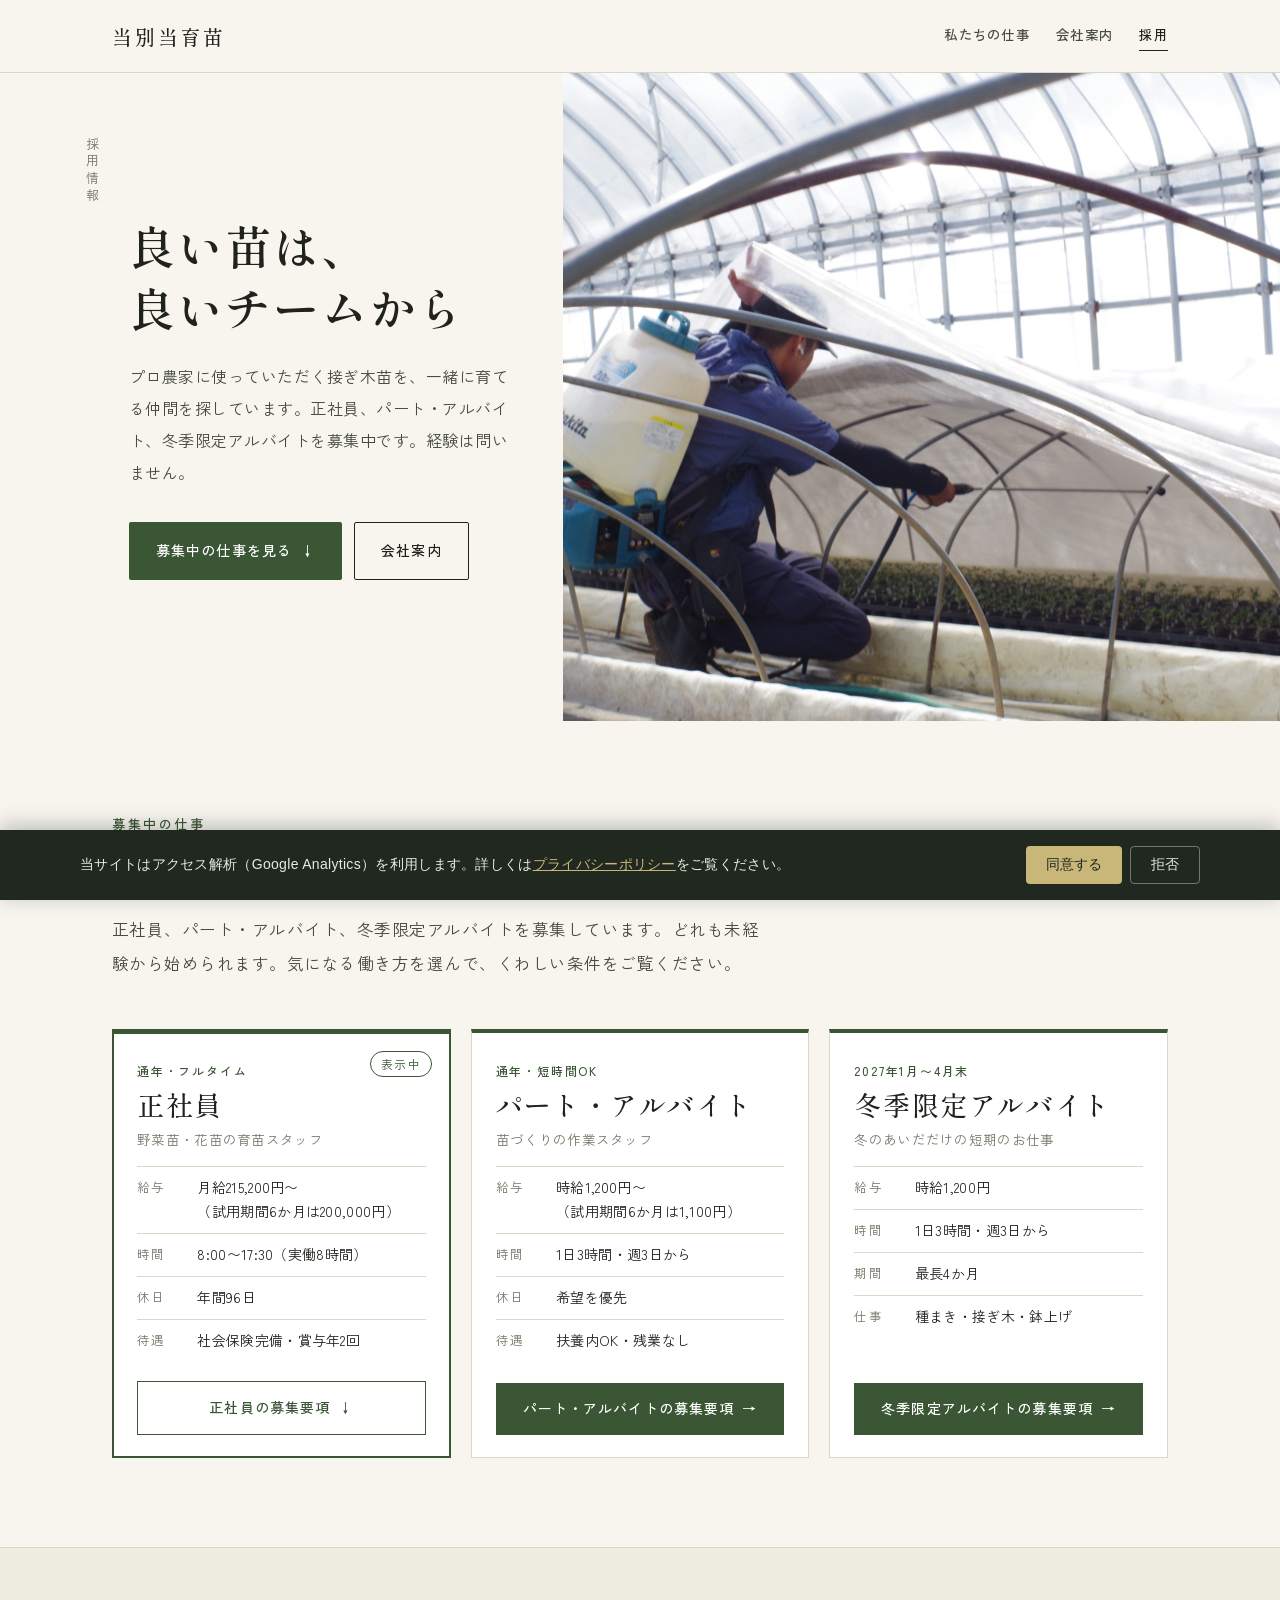
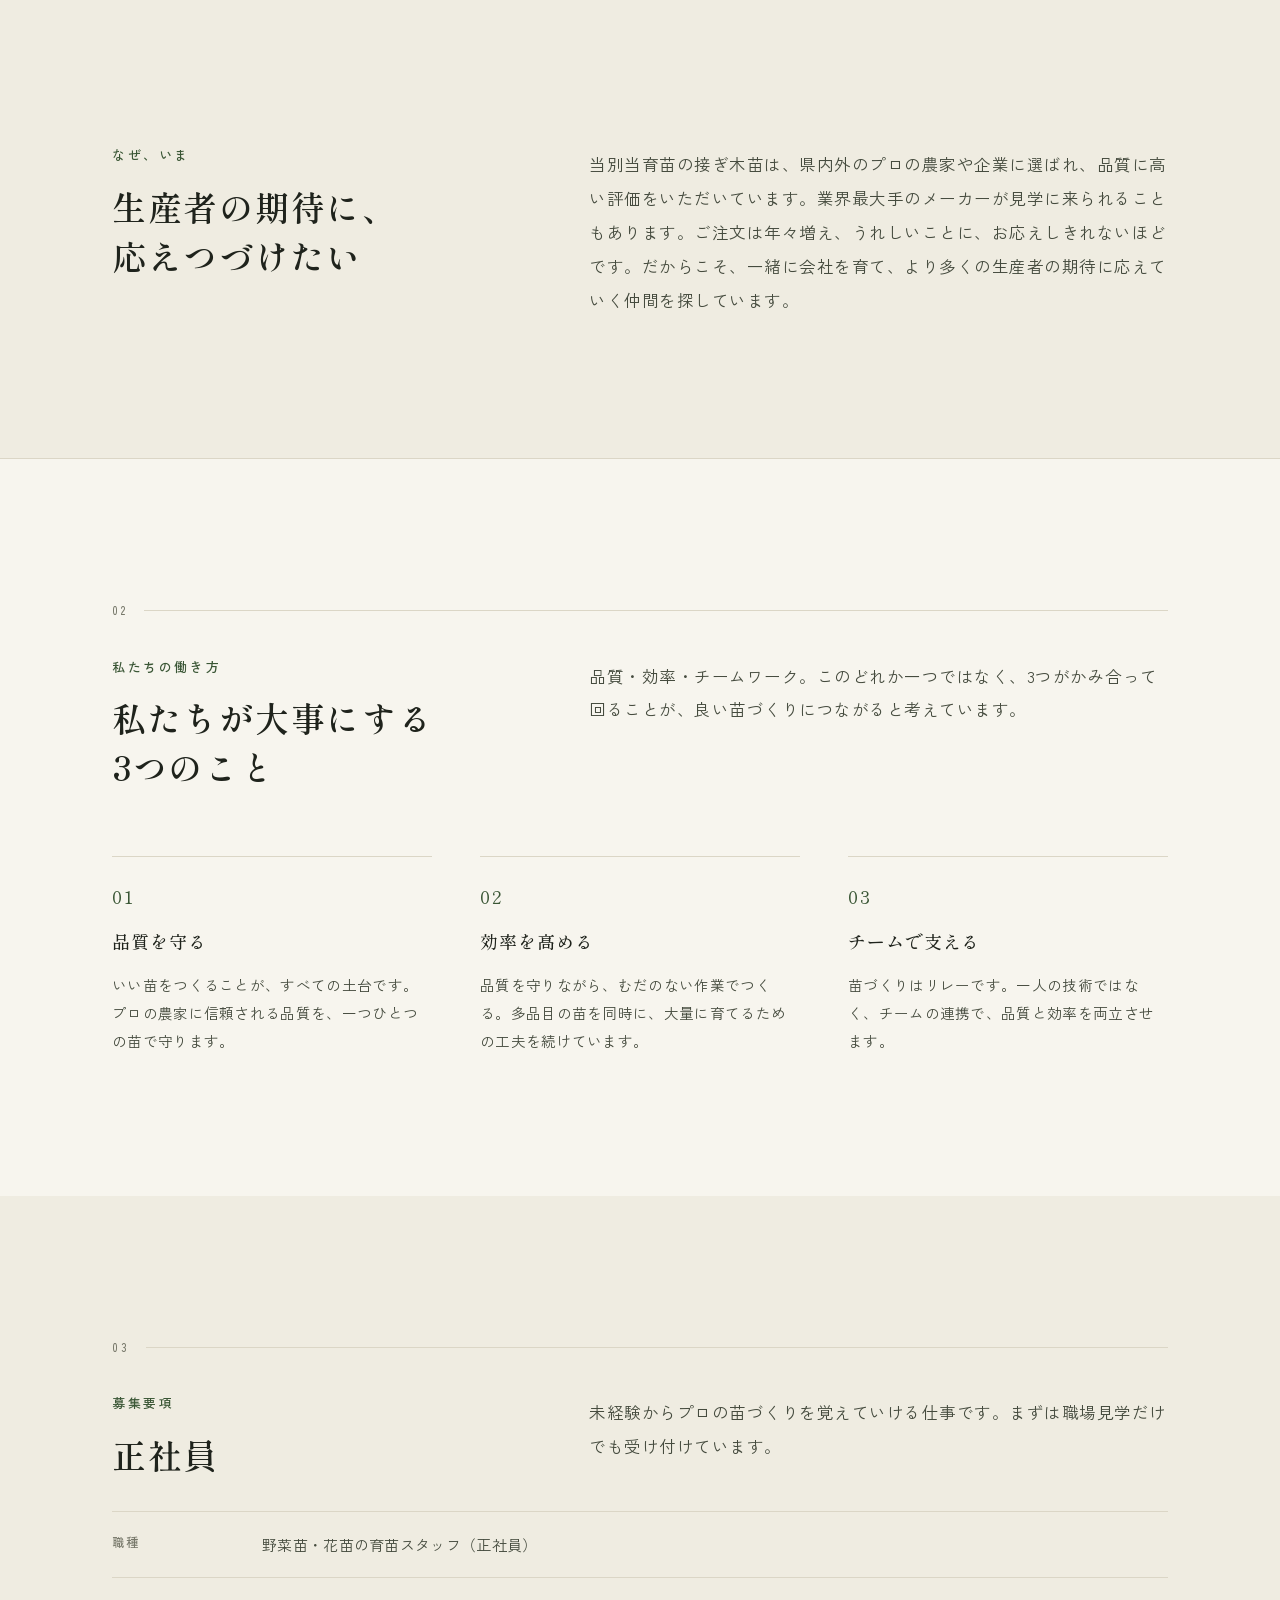
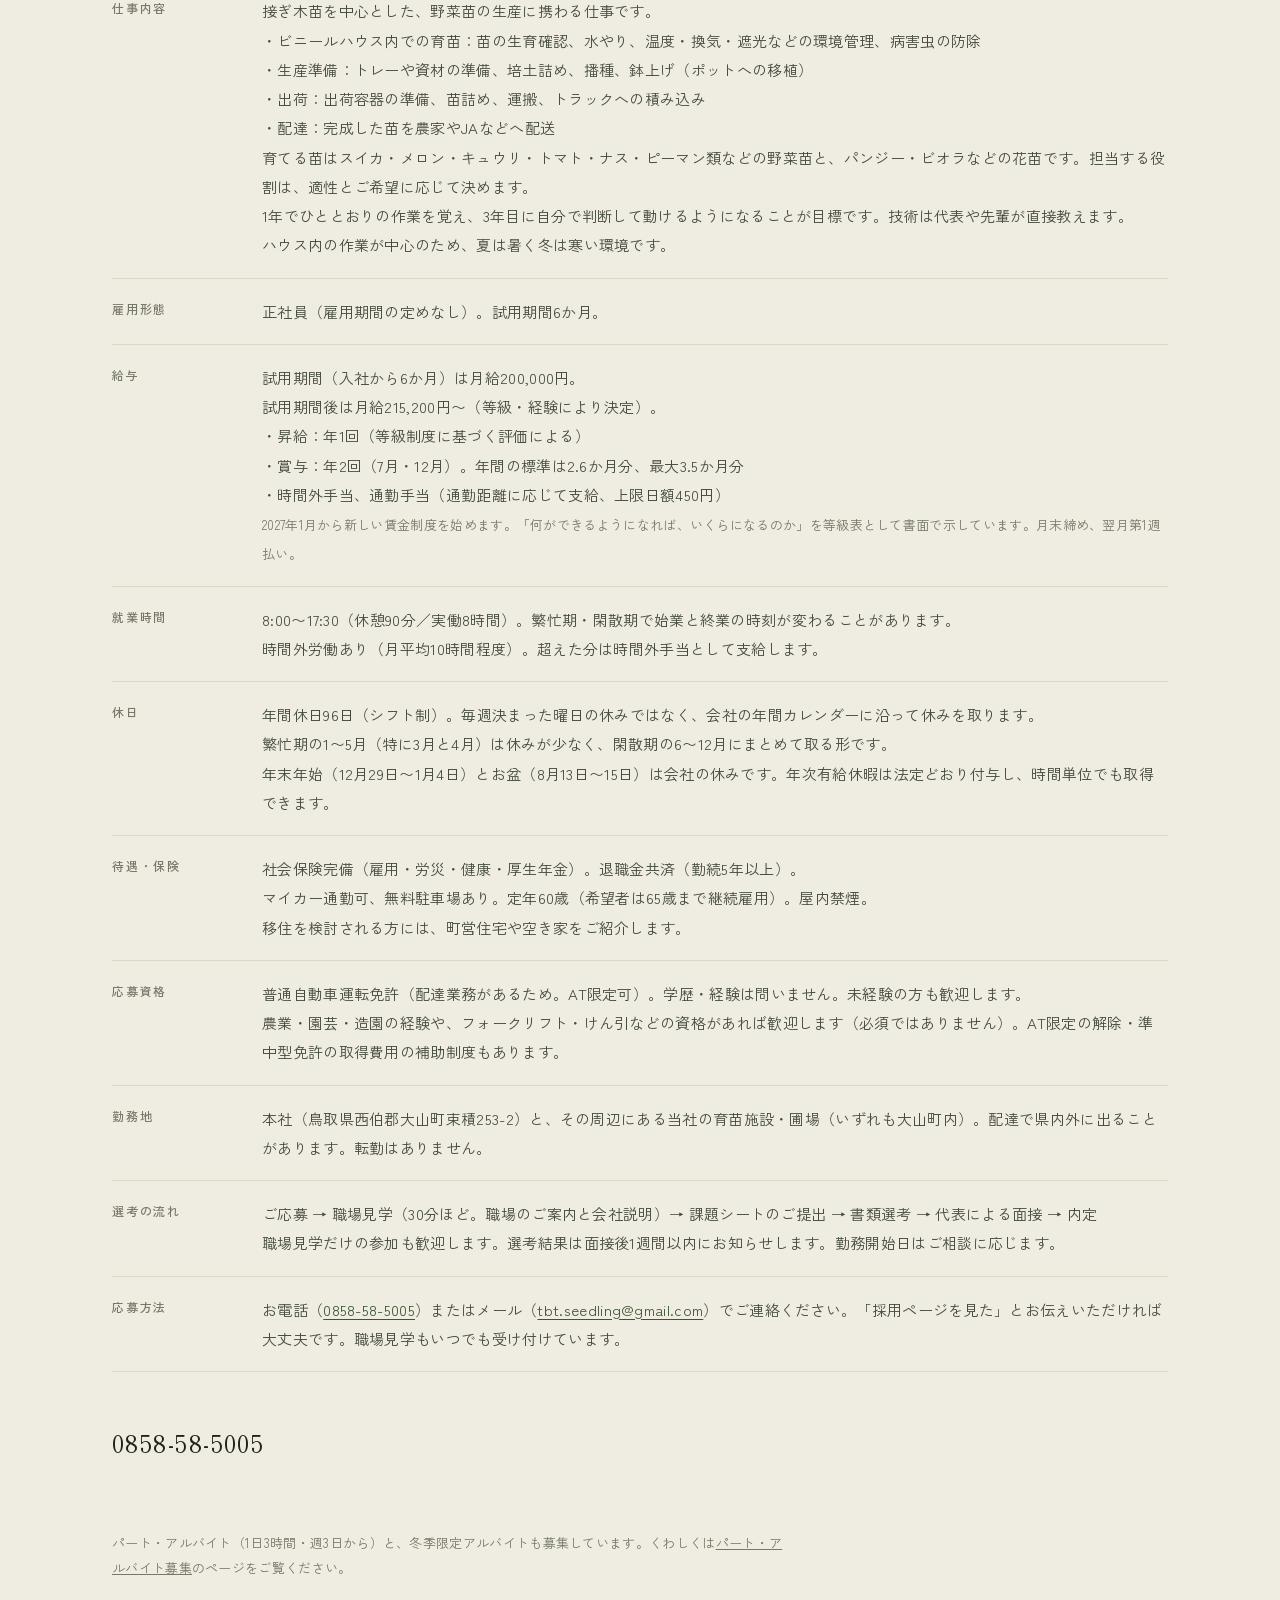
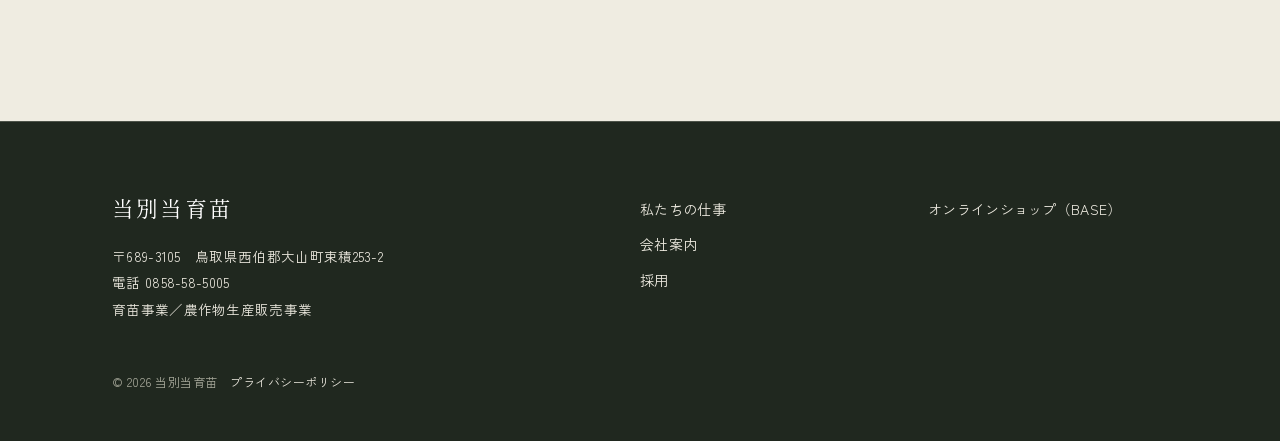
<file: part/index.html>
<!DOCTYPE html>
<html lang="ja">
<head>
<meta charset="UTF-8" />
<meta name="viewport" content="width=device-width, initial-scale=1.0" />
<title>採用情報｜当別当育苗</title>
<meta name="robots" content="noindex, follow" />
<!-- パートのチラシのQRコードの飛び先。2026-11-27から、採用情報のトップ（正社員・パート・冬季アルバイトを選べるページ）へ転送する。
     パートの詳しい条件は /parttime/ にある。build_part_pages.py が生成 -->
<meta http-equiv="refresh" content="0; url=/recruit.html" />
<link rel="canonical" href="https://tobetto.jp/recruit.html" />
<link rel="icon" href="/favicon.svg" type="image/svg+xml" />
<script>location.replace("/recruit.html");</script>
</head>
<body>
<p style="max-width:640px;margin:0 auto;padding:48px 16px;line-height:1.8">採用情報のページに移動しています。移動しない場合は、<a href="/recruit.html">こちらから開いてください</a>。</p>
</body>
</html>
</file>
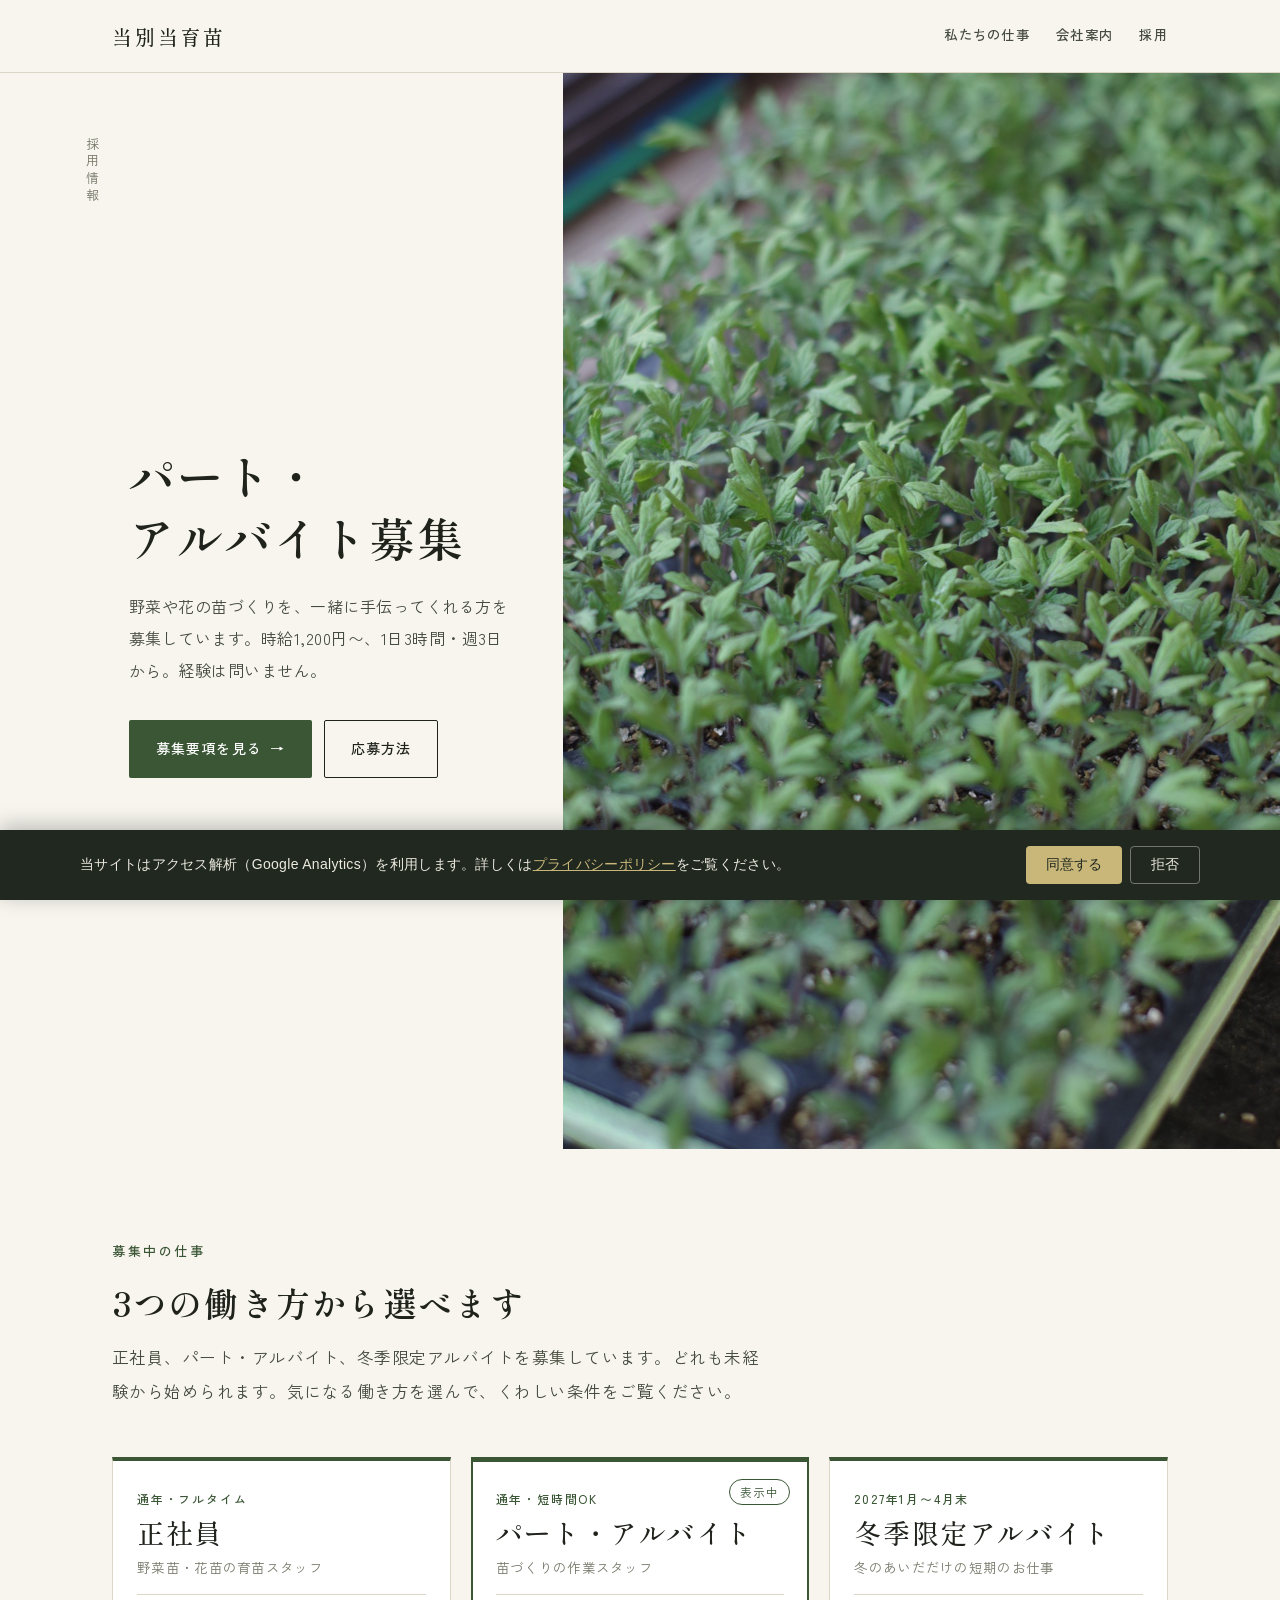
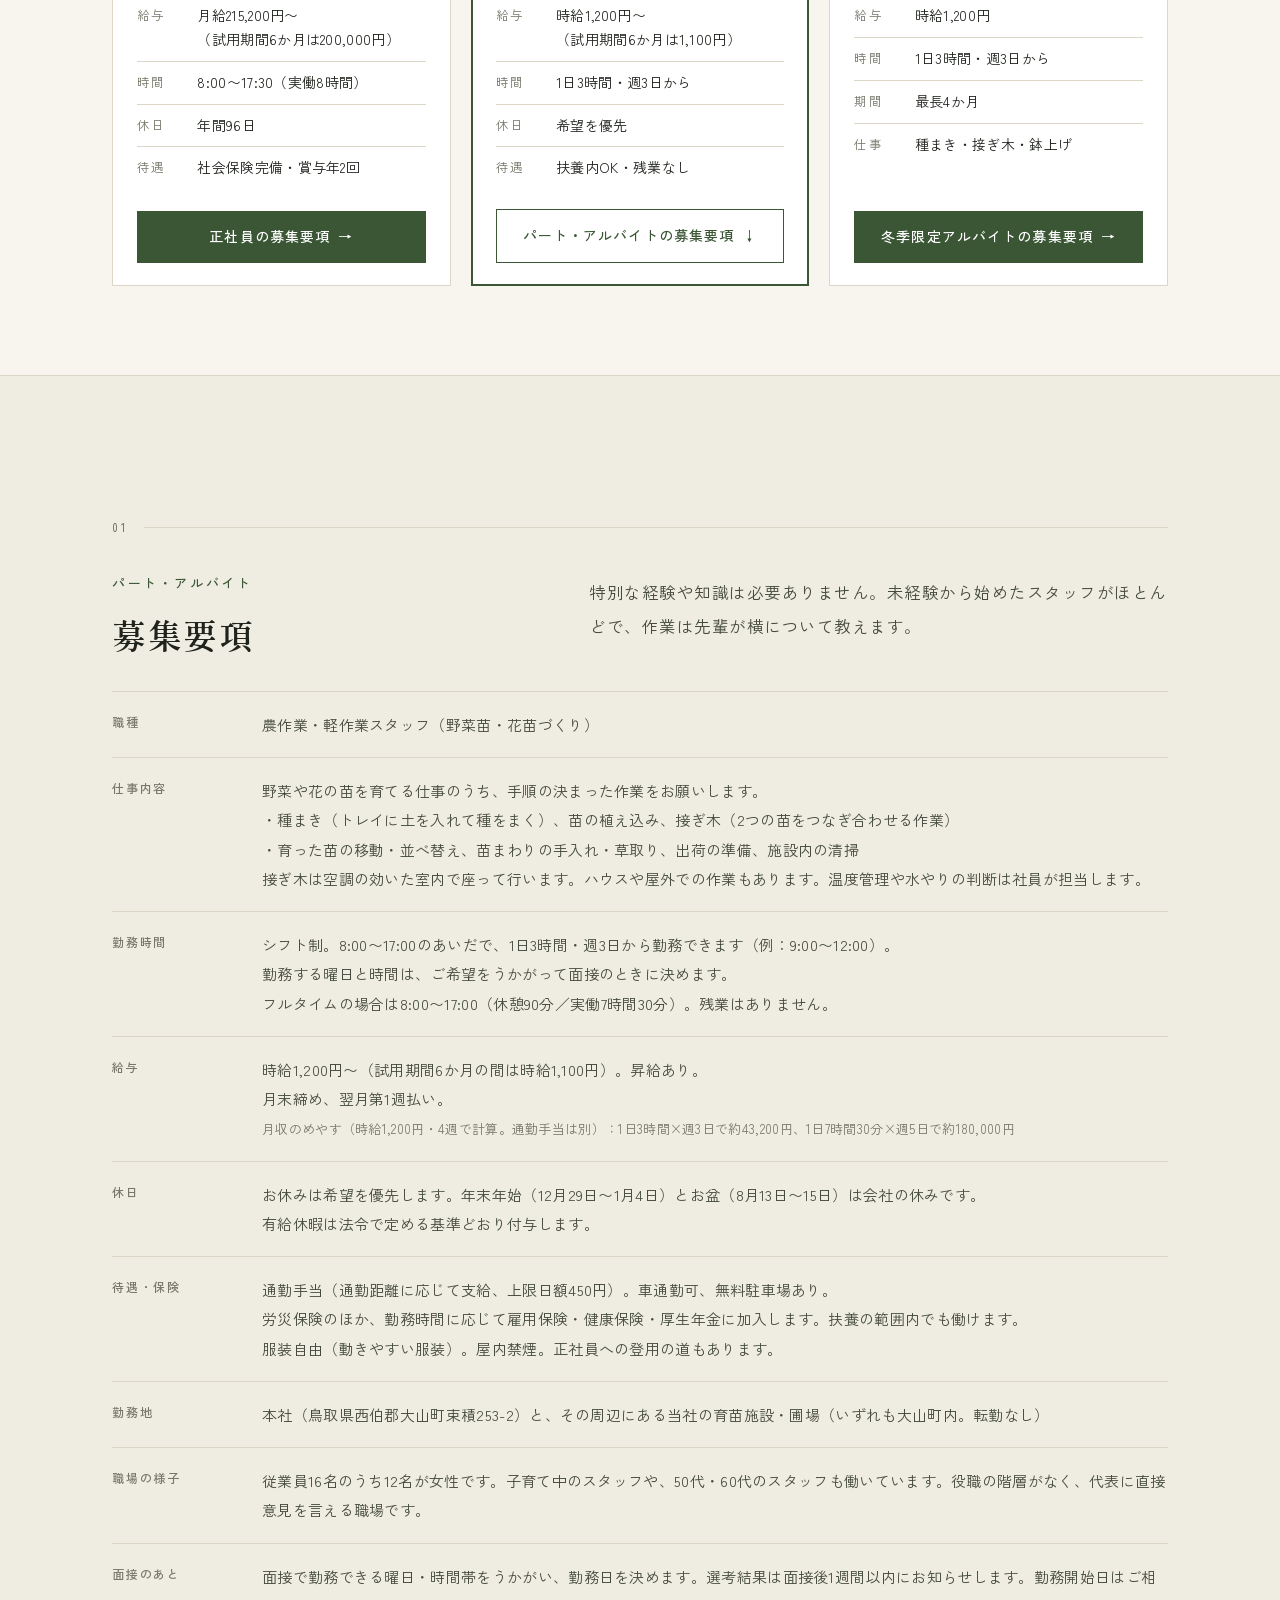
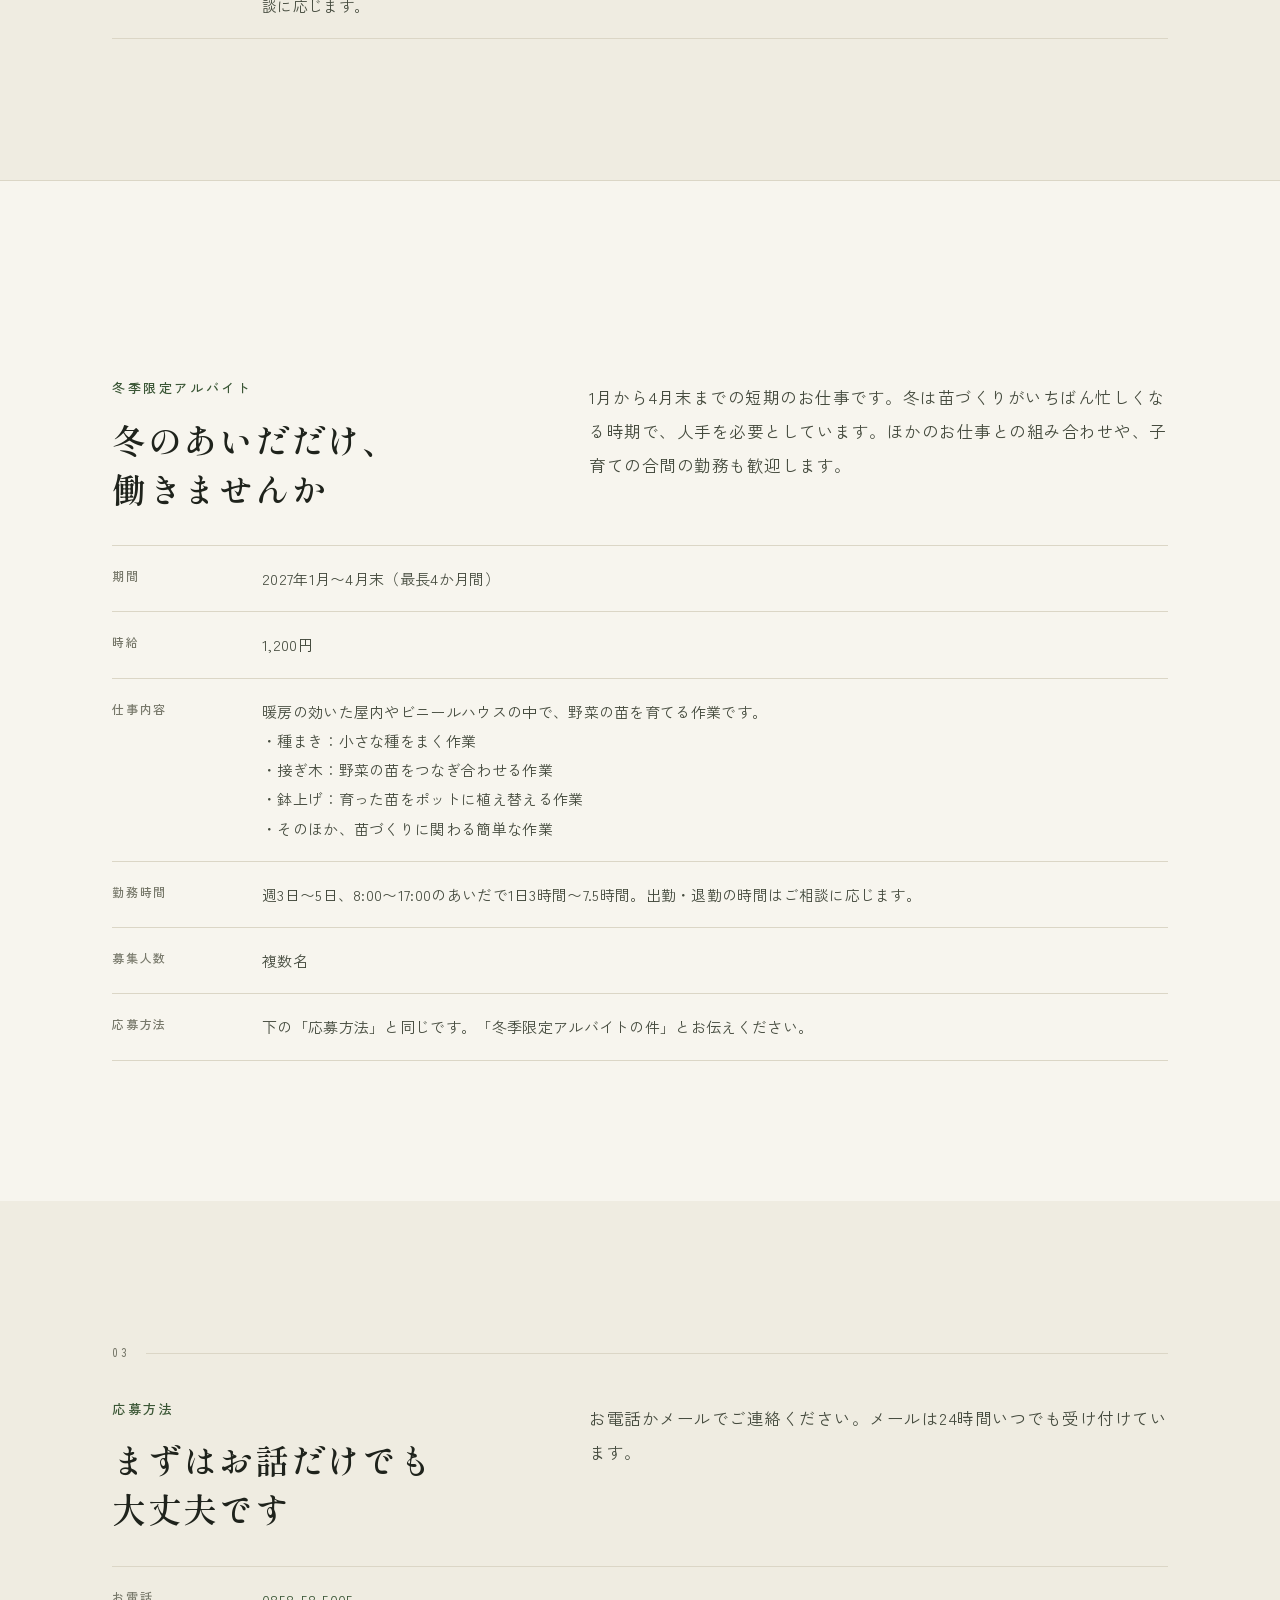
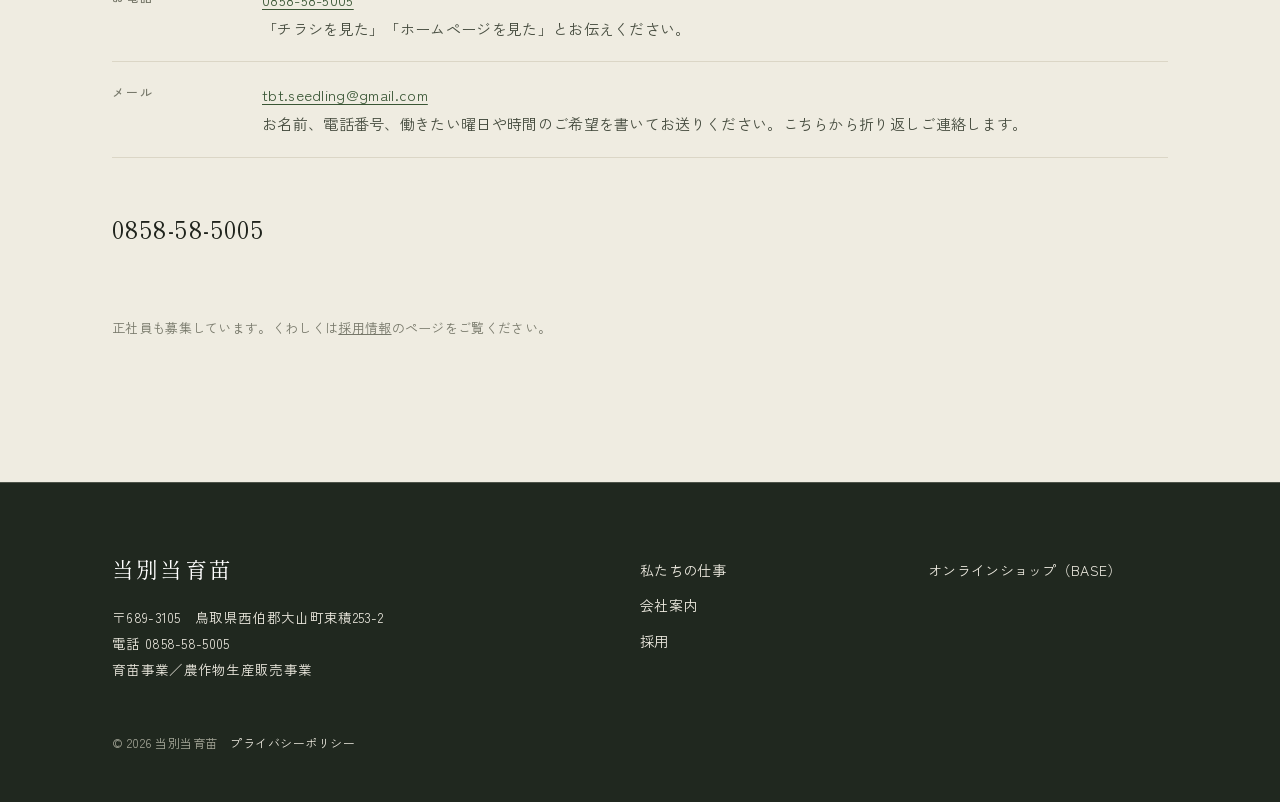
<file: parttime/index.html>
<!DOCTYPE html>
<html lang="ja">
<head>
<meta charset="UTF-8" />
<meta name="viewport" content="width=device-width, initial-scale=1.0" />
<!-- 新聞折込チラシのQRコードの飛び先（/parttime/）。Indeedの掲載が止まったため、2026-11-27に転送をやめて求人ページそのものにした。
     条件を変えたら /part/ と /fuyu/ の両方を直す（元は AI作業用で build_part_pages.py から生成） -->
<title>パート・アルバイト募集｜当別当育苗</title>
<meta name="description" content="当別当育苗（鳥取県大山町）のパート・アルバイト募集。野菜苗・花苗づくりのお仕事。時給1,200円〜、1日3時間・週3日から。未経験歓迎。" />
<link rel="canonical" href="https://tobetto.jp/parttime/" />
<link rel="icon" href="/favicon.svg" type="image/svg+xml" />
<meta property="og:site_name" content="当別当育苗" />
<meta property="og:locale" content="ja_JP" />
<meta property="og:title" content="パート・アルバイト募集｜当別当育苗" />
<meta property="og:description" content="当別当育苗（鳥取県大山町）のパート・アルバイト募集。野菜苗・花苗づくりのお仕事。時給1,200円〜、1日3時間・週3日から。未経験歓迎。" />
<meta property="og:type" content="website" />
<meta property="og:url" content="https://tobetto.jp/parttime/" />
<meta property="og:image" content="https://tobetto.jp/img/ogp.jpg" />
<link rel="preconnect" href="https://fonts.googleapis.com">
<link rel="preconnect" href="https://fonts.gstatic.com" crossorigin>
<link href="https://fonts.googleapis.com/css2?family=Shippori+Mincho+B1:wght@500;600&family=Zen+Kaku+Gothic+New:wght@400;500&display=swap" rel="stylesheet">
<link rel="stylesheet" href="/style.css?v=20261127" />
<!-- ===== TBT Analytics START =====
  GA4 (G-S450J6KXNJ) + Consent Mode v2 (default denied) + Cookie告知バナー(日本語) + CVトラッカー
-->
<script>
  window.dataLayer = window.dataLayer || [];
  function gtag(){dataLayer.push(arguments);}
  gtag('consent', 'default', {
    'ad_storage': 'denied',
    'ad_user_data': 'denied',
    'ad_personalization': 'denied',
    'analytics_storage': 'denied',
    'wait_for_update': 500
  });
  try {
    if (localStorage.getItem('tbt_consent') === 'granted') {
      gtag('consent', 'update', { 'analytics_storage': 'granted' });
    }
  } catch(e){}
</script>
<script async src="https://www.googletagmanager.com/gtag/js?id=G-S450J6KXNJ"></script>
<script>
  gtag('js', new Date());
  gtag('config', 'G-S450J6KXNJ', {
    'anonymize_ip': true,
    'allow_google_signals': false
  });
</script>
<script>
document.addEventListener('DOMContentLoaded', function(){
  (function(){
    try { if (localStorage.getItem('tbt_consent')) return; } catch(e){}
    var wrap = document.createElement('div');
    wrap.id = 'tbt-cookie-banner';
    wrap.setAttribute('role', 'dialog');
    wrap.setAttribute('aria-label', 'Cookie同意');
    wrap.style.cssText = 'position:fixed;bottom:0;left:0;right:0;background:#20281F;color:#EDEAE0;padding:16px 20px;z-index:99999;font-size:14px;line-height:1.7;box-shadow:0 -4px 20px rgba(0,0,0,0.25);font-family:-apple-system,BlinkMacSystemFont,"Segoe UI","Noto Sans JP",sans-serif;';
    wrap.innerHTML = '<div style="max-width:1120px;margin:0 auto;display:flex;flex-wrap:wrap;align-items:center;justify-content:space-between;gap:14px;"><div style="flex:1 1 60%;">当サイトはアクセス解析（Google Analytics）を利用します。詳しくは<a href="/privacy.html" style="color:#C9B77A;text-decoration:underline;">プライバシーポリシー</a>をご覧ください。</div><div style="flex:0 0 auto;display:flex;gap:8px;"><button id="tbt-accept" style="padding:9px 20px;border:none;cursor:pointer;font-size:14px;border-radius:4px;background:#C9B77A;color:#20281F;">同意する</button><button id="tbt-decline" style="padding:9px 20px;border:1px solid rgba(237,234,224,.4);cursor:pointer;font-size:14px;border-radius:4px;background:transparent;color:#EDEAE0;">拒否</button></div></div>';
    document.body.appendChild(wrap);
    document.getElementById('tbt-accept').onclick = function(){
      try { localStorage.setItem('tbt_consent', 'granted'); } catch(e){}
      if (typeof gtag === 'function') gtag('consent', 'update', { 'analytics_storage': 'granted' });
      var b = document.getElementById('tbt-cookie-banner'); if (b) b.remove();
    };
    document.getElementById('tbt-decline').onclick = function(){
      try { localStorage.setItem('tbt_consent', 'denied'); } catch(e){}
      if (typeof gtag === 'function') gtag('consent', 'update', { 'analytics_storage': 'denied' });
      var b = document.getElementById('tbt-cookie-banner'); if (b) b.remove();
    };
  })();
  (function(){
    if (typeof gtag !== 'function') return;
    document.addEventListener('click', function(e){
      var a = e.target.closest && e.target.closest('a');
      if (!a) return;
      var href = a.getAttribute('href') || '';
      if (href.indexOf('base.shop') > -1) { gtag('event', 'click_outbound_shop', { 'destination_url': href }); }
      if (href.indexOf('tel:') === 0) { gtag('event', 'click_phone', { 'phone': href.replace('tel:', '') }); }
      if (href.indexOf('mailto:') === 0) { gtag('event', 'click_email', {}); }
      if (href.indexOf('google.com/maps') > -1 || href.indexOf('goo.gl/maps') > -1) { gtag('event', 'click_map', {}); }
    });
  })();
});
</script>
<!-- ===== TBT Analytics END ===== -->
</head>
<body>

<!-- ヘッダー -->
<header class="site-header">
  <div class="wrap">
    <a class="brand" href="/index.html" aria-label="当別当育苗 トップへ">
      <span class="name">当別当育苗</span>
    </a>
    <nav class="nav">
      <a href="/index.html#work">私たちの仕事</a>
      <a href="/index.html#about">会社案内</a>
      <a href="/recruit.html">採用</a>
    </nav>
  </div>
</header>

<main>

<!-- ヒーロー -->
<section class="hero">
  <div class="hero-text">
    <p class="hero-kicker">採用情報</p>
    <div class="hero-copy">
      <h1 class="h1-job"><span class="nw">パート・</span><span class="nw">アルバイト</span><span class="nw">募集</span></h1>
      <p class="subhead">野菜や花の苗づくりを、一緒に手伝ってくれる方を募集しています。時給1,200円〜、1日3時間・週3日から。経験は問いません。</p>
      <div class="btns">
        <a class="btn btn-primary" href="#requirements">募集要項を見る<span class="arrow">→</span></a>
        <a class="btn btn-ghost" href="#apply">応募方法</a>
      </div>
    </div>
  </div>
  <div class="hero-media">
    <img src="/img/product-seedlings.jpg" width="1600" height="1066" alt="ハウスで育つ野菜の苗" fetchpriority="high" />
  </div>
</section>

<!-- JOBS START（build_part_pages.py が生成。手で直さない） -->
<section class="sec-jobs" id="jobs">
  <div class="wrap">
    <p class="kicker">募集中の仕事</p>
    <h2 class="stitle"><span class="nw">3つの働き方から</span><span class="nw">選べます</span></h2>
    <p class="lead">正社員、パート・アルバイト、冬季限定アルバイトを募集しています。どれも未経験から始められます。気になる働き方を選んで、くわしい条件をご覧ください。</p>
    <div class="jobs">
      <a class="job" href="/recruit.html#requirements">
        <span class="job-tag">通年・フルタイム</span>
        <h3 class="job-title">正社員</h3>
        <p class="job-sub">野菜苗・花苗の育苗スタッフ</p>
        <dl class="job-facts"><div><dt>給与</dt><dd>月給215,200円〜<br>（試用期間6か月は200,000円）</dd></div><div><dt>時間</dt><dd>8:00〜17:30（実働8時間）</dd></div><div><dt>休日</dt><dd>年間96日</dd></div><div><dt>待遇</dt><dd>社会保険完備・賞与年2回</dd></div></dl>
        <span class="job-go">正社員の募集要項<span class="arrow">→</span></span>
      </a>
      <a class="job is-current" href="/parttime/#requirements" aria-current="page">
        <span class="job-badge">表示中</span>
        <span class="job-tag">通年・短時間OK</span>
        <h3 class="job-title">パート・アルバイト</h3>
        <p class="job-sub">苗づくりの作業スタッフ</p>
        <dl class="job-facts"><div><dt>給与</dt><dd>時給1,200円〜<br>（試用期間6か月は1,100円）</dd></div><div><dt>時間</dt><dd>1日3時間・週3日から</dd></div><div><dt>休日</dt><dd>希望を優先</dd></div><div><dt>待遇</dt><dd>扶養内OK・残業なし</dd></div></dl>
        <span class="job-go">パート・アルバイトの募集要項<span class="arrow">↓</span></span>
      </a>
      <a class="job" href="/fuyu/#winter">
        <span class="job-tag">2027年1月〜4月末</span>
        <h3 class="job-title">冬季限定アルバイト</h3>
        <p class="job-sub">冬のあいだだけの短期のお仕事</p>
        <dl class="job-facts"><div><dt>給与</dt><dd>時給1,200円</dd></div><div><dt>時間</dt><dd>1日3時間・週3日から</dd></div><div><dt>期間</dt><dd>最長4か月</dd></div><div><dt>仕事</dt><dd>種まき・接ぎ木・鉢上げ</dd></div></dl>
        <span class="job-go">冬季限定アルバイトの募集要項<span class="arrow">→</span></span>
      </a>
    </div>
  </div>
</section>
<!-- JOBS END -->

<!-- パート・アルバイト 募集要項 -->
<section class="sec sec--deep" id="requirements">
  <div class="wrap">
    <div class="sechead reveal"><span class="num">01</span><span class="rule"></span></div>
    <div class="split reveal">
      <div class="split-l">
        <p class="kicker">パート・アルバイト</p>
        <h2 class="stitle">募集要項</h2>
      </div>
      <div class="split-r">
        <p class="lead">特別な経験や知識は必要ありません。未経験から始めたスタッフがほとんどで、作業は先輩が横について教えます。</p>
      </div>
    </div>
    <table class="req-table reveal">
      <caption class="sr-only">パート・アルバイトの募集要項</caption>
      <tbody>
      <tr><th scope="row">職種</th><td>農作業・軽作業スタッフ（野菜苗・花苗づくり）</td></tr>
      <tr><th scope="row">仕事内容</th><td>野菜や花の苗を育てる仕事のうち、手順の決まった作業をお願いします。<br>・種まき（トレイに土を入れて種をまく）、苗の植え込み、接ぎ木（2つの苗をつなぎ合わせる作業）<br>・育った苗の移動・並べ替え、苗まわりの手入れ・草取り、出荷の準備、施設内の清掃<br>接ぎ木は空調の効いた室内で座って行います。ハウスや屋外での作業もあります。温度管理や水やりの判断は社員が担当します。</td></tr>
      <tr><th scope="row">勤務時間</th><td>シフト制。8:00〜17:00のあいだで、1日3時間・週3日から勤務できます（例：9:00〜12:00）。<br>勤務する曜日と時間は、ご希望をうかがって面接のときに決めます。<br>フルタイムの場合は8:00〜17:00（休憩90分／実働7時間30分）。残業はありません。</td></tr>
      <tr><th scope="row">給与</th><td>時給1,200円〜（試用期間6か月の間は時給1,100円）。昇給あり。<br>月末締め、翌月第1週払い。<br><span class="tba">月収のめやす（時給1,200円・4週で計算。通勤手当は別）：1日3時間×週3日で約43,200円、1日7時間30分×週5日で約180,000円</span></td></tr>
      <tr><th scope="row">休日</th><td>お休みは希望を優先します。年末年始（12月29日〜1月4日）とお盆（8月13日〜15日）は会社の休みです。<br>有給休暇は法令で定める基準どおり付与します。</td></tr>
      <tr><th scope="row">待遇・保険</th><td>通勤手当（通勤距離に応じて支給、上限日額450円）。車通勤可、無料駐車場あり。<br>労災保険のほか、勤務時間に応じて雇用保険・健康保険・厚生年金に加入します。扶養の範囲内でも働けます。<br>服装自由（動きやすい服装）。屋内禁煙。正社員への登用の道もあります。</td></tr>
      <tr><th scope="row">勤務地</th><td>本社（鳥取県西伯郡大山町束積253-2）と、その周辺にある当社の育苗施設・圃場（いずれも大山町内。転勤なし）</td></tr>
      <tr><th scope="row">職場の様子</th><td>従業員16名のうち12名が女性です。子育て中のスタッフや、50代・60代のスタッフも働いています。役職の階層がなく、代表に直接意見を言える職場です。</td></tr>
      <tr><th scope="row">面接のあと</th><td>面接で勤務できる曜日・時間帯をうかがい、勤務日を決めます。選考結果は面接後1週間以内にお知らせします。勤務開始日はご相談に応じます。</td></tr>
      </tbody>
    </table>
  </div>
</section>

<!-- 冬季限定アルバイト -->
<section class="sec sec--paper" id="winter">
  <div class="wrap">
    <div class="sechead reveal"><span class="num">02</span><span class="rule"></span></div>
    <div class="split reveal">
      <div class="split-l">
        <p class="kicker">冬季限定アルバイト</p>
        <h2 class="stitle"><span class="nw">冬のあいだだけ、</span><span class="nw">働きませんか</span></h2>
      </div>
      <div class="split-r">
        <p class="lead">1月から4月末までの短期のお仕事です。冬は苗づくりがいちばん忙しくなる時期で、人手を必要としています。ほかのお仕事との組み合わせや、子育ての合間の勤務も歓迎します。</p>
      </div>
    </div>
    <table class="req-table reveal">
      <caption class="sr-only">冬季限定アルバイトの募集要項</caption>
      <tbody>
      <tr><th scope="row">期間</th><td>2027年1月〜4月末（最長4か月間）</td></tr>
      <tr><th scope="row">時給</th><td>1,200円</td></tr>
      <tr><th scope="row">仕事内容</th><td>暖房の効いた屋内やビニールハウスの中で、野菜の苗を育てる作業です。<br>・種まき：小さな種をまく作業<br>・接ぎ木：野菜の苗をつなぎ合わせる作業<br>・鉢上げ：育った苗をポットに植え替える作業<br>・そのほか、苗づくりに関わる簡単な作業</td></tr>
      <tr><th scope="row">勤務時間</th><td>週3日〜5日、8:00〜17:00のあいだで1日3時間〜7.5時間。出勤・退勤の時間はご相談に応じます。</td></tr>
      <tr><th scope="row">募集人数</th><td>複数名</td></tr>
      <tr><th scope="row">応募方法</th><td>下の「応募方法」と同じです。「冬季限定アルバイトの件」とお伝えください。</td></tr>
      </tbody>
    </table>
  </div>
</section>

<!-- 応募方法 -->
<section class="sec sec--deep" id="apply">
  <div class="wrap">
    <div class="sechead reveal"><span class="num">03</span><span class="rule"></span></div>
    <div class="split reveal">
      <div class="split-l">
        <p class="kicker">応募方法</p>
        <h2 class="stitle"><span class="nw">まずはお話だけでも</span><span class="nw">大丈夫です</span></h2>
      </div>
      <div class="split-r">
        <p class="lead">お電話かメールでご連絡ください。メールは24時間いつでも受け付けています。</p>
      </div>
    </div>
    <table class="req-table reveal">
      <caption class="sr-only">応募方法</caption>
      <tbody>
      <tr><th scope="row">お電話</th><td><a href="tel:0858-58-5005">0858-58-5005</a><br>「チラシを見た」「ホームページを見た」とお伝えください。</td></tr>
      <tr><th scope="row">メール</th><td><a href="mailto:tbt.seedling@gmail.com">tbt.seedling@gmail.com</a><br>お名前、電話番号、働きたい曜日や時間のご希望を書いてお送りください。こちらから折り返しご連絡します。</td></tr>
      </tbody>
    </table>
    <div class="apply-tel reveal"><a href="tel:0858-58-5005">0858-58-5005</a></div>
    <p class="note reveal">正社員も募集しています。くわしくは<a href="/recruit.html">採用情報</a>のページをご覧ください。</p>
  </div>
</section>

</main>

<!-- フッター -->
<footer class="site-footer">
  <div class="wrap">
    <div class="cols">
      <div>
        <p class="fname">当別当育苗</p>
        <p>〒689-3105　鳥取県西伯郡大山町束積253-2<br>
        電話 <a href="tel:0858-58-5005">0858-58-5005</a><br>
        育苗事業／農作物生産販売事業</p>
      </div>
      <div class="fnav">
        <a href="/index.html#work">私たちの仕事</a>
        <a href="/index.html#about">会社案内</a>
        <a href="/recruit.html">採用</a>
      </div>
      <div class="fnav">
        <a href="https://tbtseedling.base.shop/" target="_blank" rel="noopener">オンラインショップ（BASE）</a>
      </div>
    </div>
    <p class="copy">© 2026 当別当育苗　<a href="/privacy.html">プライバシーポリシー</a></p>
  </div>
</footer>

<script>
document.documentElement.classList.add('js');
var reveals = document.querySelectorAll('.reveal');
if ('IntersectionObserver' in window) {
  var io = new IntersectionObserver(function (es) {
    es.forEach(function (e) {
      if (e.isIntersecting) { e.target.classList.add('is-in'); io.unobserve(e.target); }
    });
  }, { threshold: 0, rootMargin: '0px 0px -12% 0px' });
  reveals.forEach(function (el) { io.observe(el); });
} else {
  reveals.forEach(function (el) { el.classList.add('is-in'); });
}
</script>

</body>
</html>
</file>
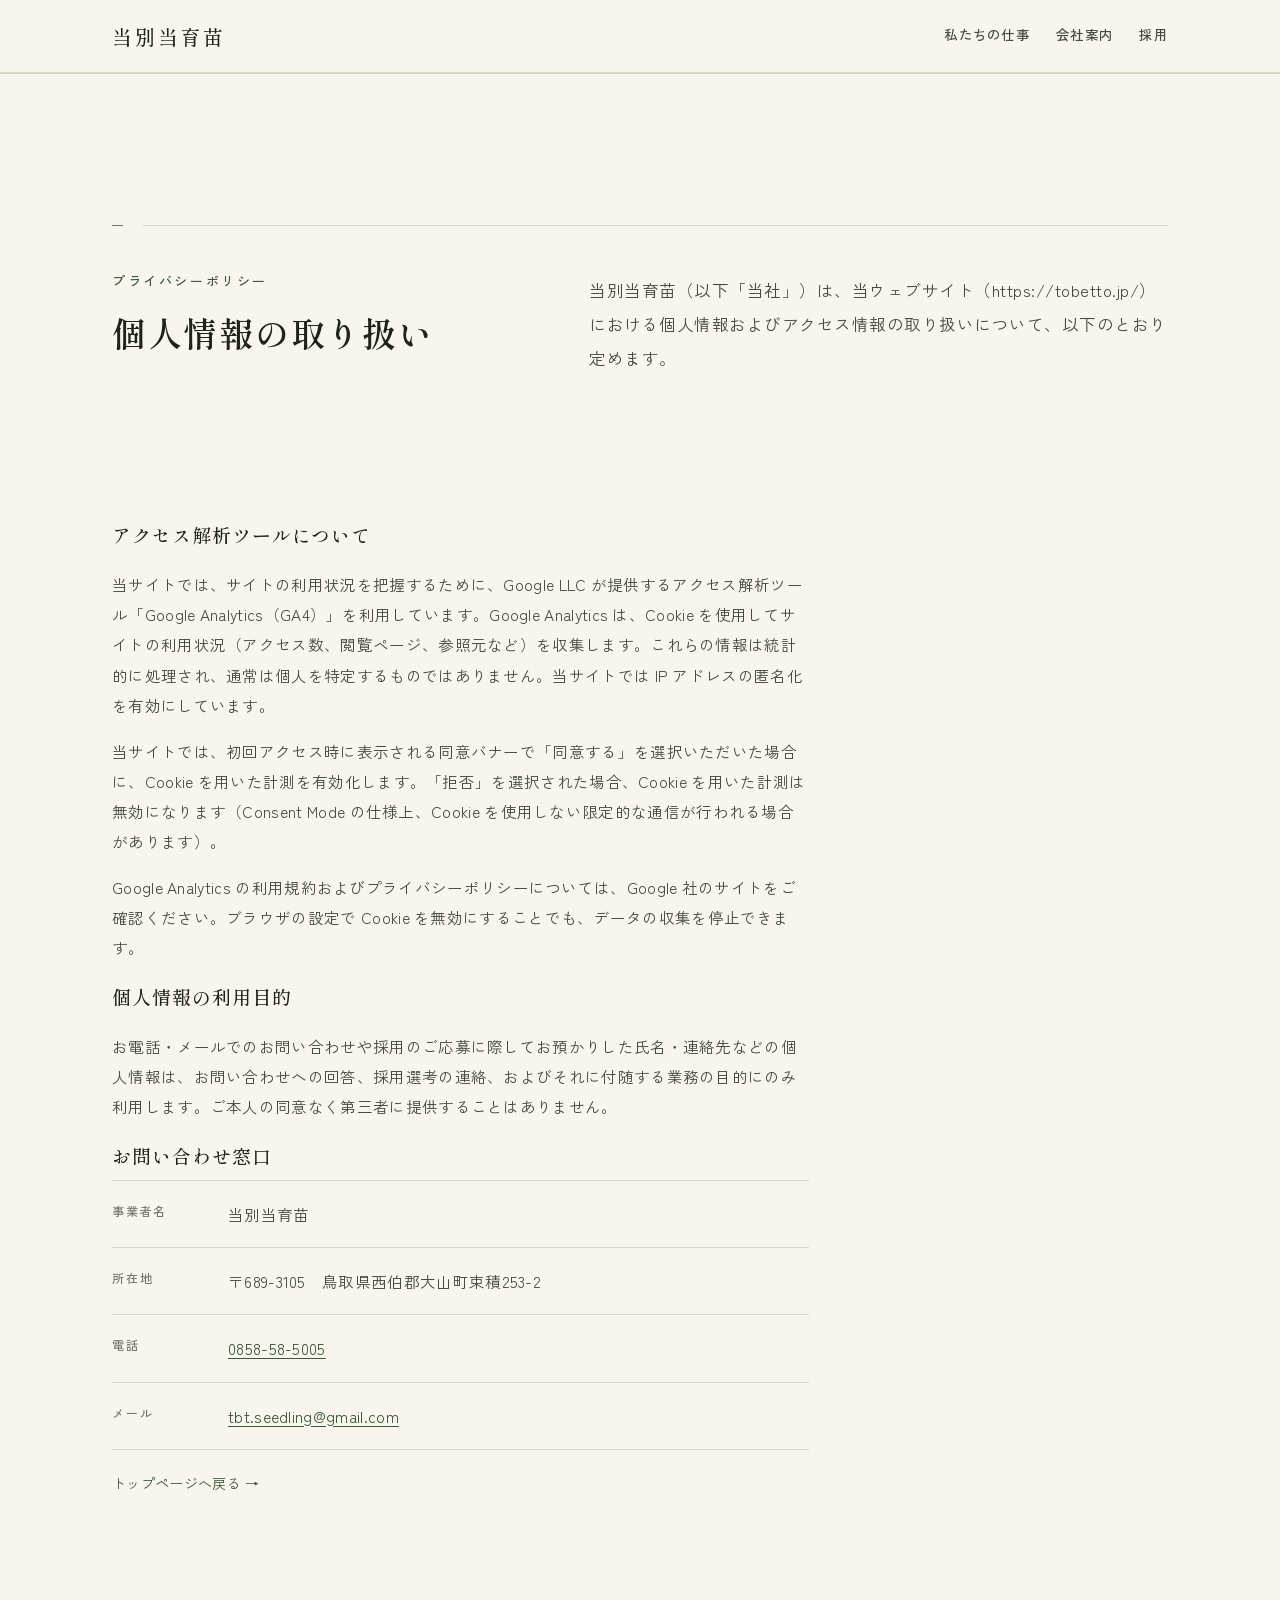
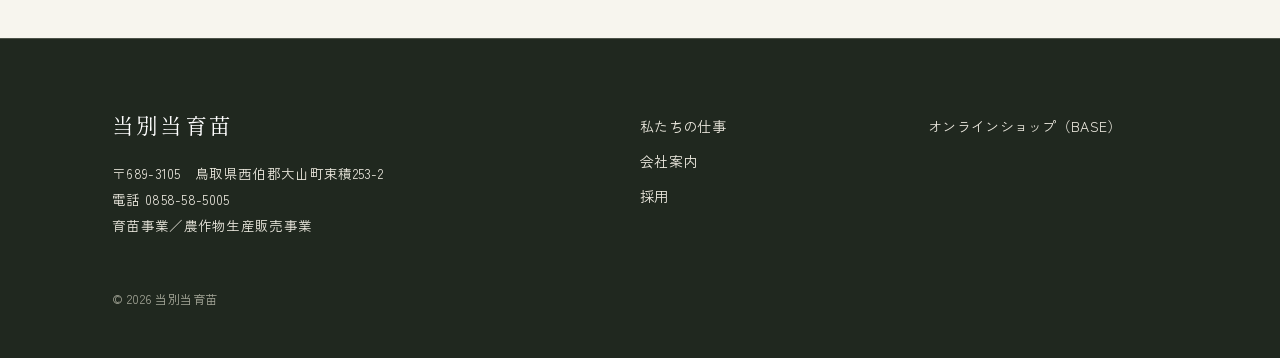
<file: privacy.html>
<!DOCTYPE html>
<html lang="ja">
<head>
<meta charset="UTF-8" />
<meta name="viewport" content="width=device-width, initial-scale=1.0" />
<title>プライバシーポリシー｜当別当育苗</title>
<meta name="description" content="当別当育苗のプライバシーポリシー。アクセス解析（Google Analytics）の利用と個人情報の取り扱いについて。" />
<link rel="canonical" href="https://tobetto.jp/privacy.html" />
<meta name="robots" content="noindex, follow" />
<link rel="icon" href="/favicon.svg" type="image/svg+xml" />
<link rel="preconnect" href="https://fonts.googleapis.com">
<link rel="preconnect" href="https://fonts.gstatic.com" crossorigin>
<link href="https://fonts.googleapis.com/css2?family=Shippori+Mincho+B1:wght@500;600&family=Zen+Kaku+Gothic+New:wght@400;500&display=swap" rel="stylesheet">
<link rel="stylesheet" href="/style.css" />
</head>
<body>

<!-- ヘッダー -->
<header class="site-header">
  <div class="wrap">
    <a class="brand" href="/index.html" aria-label="当別当育苗 トップへ">
      <span class="name">当別当育苗</span>
    </a>
    <nav class="nav">
      <a href="/index.html#work">私たちの仕事</a>
      <a href="/index.html#about">会社案内</a>
      <a href="/recruit.html">採用</a>
    </nav>
  </div>
</header>

<main>

<section class="sec sec--paper">
  <div class="wrap">
    <div class="sechead"><span class="num">—</span><span class="rule"></span></div>
    <div class="split">
      <div class="split-l">
        <p class="kicker">プライバシーポリシー</p>
        <h1 class="stitle">個人情報の取り扱い</h1>
      </div>
      <div class="split-r">
        <p class="lead">当別当育苗（以下「当社」）は、当ウェブサイト（https://tobetto.jp/）における個人情報およびアクセス情報の取り扱いについて、以下のとおり定めます。</p>
      </div>
    </div>

    <div class="about-info">
      <h2 class="info-h">アクセス解析ツールについて</h2>
      <p>当サイトでは、サイトの利用状況を把握するために、Google LLC が提供するアクセス解析ツール「Google Analytics（GA4）」を利用しています。Google Analytics は、Cookie を使用してサイトの利用状況（アクセス数、閲覧ページ、参照元など）を収集します。これらの情報は統計的に処理され、通常は個人を特定するものではありません。当サイトでは IP アドレスの匿名化を有効にしています。</p>
      <p>当サイトでは、初回アクセス時に表示される同意バナーで「同意する」を選択いただいた場合に、Cookie を用いた計測を有効化します。「拒否」を選択された場合、Cookie を用いた計測は無効になります（Consent Mode の仕様上、Cookie を使用しない限定的な通信が行われる場合があります）。</p>
      <p>Google Analytics の利用規約およびプライバシーポリシーについては、Google 社のサイトをご確認ください。ブラウザの設定で Cookie を無効にすることでも、データの収集を停止できます。</p>

      <h2 class="info-h">個人情報の利用目的</h2>
      <p>お電話・メールでのお問い合わせや採用のご応募に際してお預かりした氏名・連絡先などの個人情報は、お問い合わせへの回答、採用選考の連絡、およびそれに付随する業務の目的にのみ利用します。ご本人の同意なく第三者に提供することはありません。</p>

      <h2 class="info-h">お問い合わせ窓口</h2>
      <table class="info-table">
        <caption class="sr-only">当別当育苗 お問い合わせ窓口</caption>
        <tbody>
        <tr><th scope="row">事業者名</th><td>当別当育苗</td></tr>
        <tr><th scope="row">所在地</th><td>〒689-3105　鳥取県西伯郡大山町束積253-2</td></tr>
        <tr><th scope="row">電話</th><td><a href="tel:0858-58-5005">0858-58-5005</a></td></tr>
        <tr><th scope="row">メール</th><td><a href="mailto:tbt.seedling@gmail.com">tbt.seedling@gmail.com</a></td></tr>
        </tbody>
      </table>
      <p class="map-link"><a href="/index.html">トップページへ戻る <span class="arrow">→</span></a></p>
    </div>
  </div>
</section>

</main>

<!-- フッター -->
<footer class="site-footer">
  <div class="wrap">
    <div class="cols">
      <div>
        <p class="fname">当別当育苗</p>
        <p>〒689-3105　鳥取県西伯郡大山町束積253-2<br>
        電話 <a href="tel:0858-58-5005">0858-58-5005</a><br>
        育苗事業／農作物生産販売事業</p>
      </div>
      <div class="fnav">
        <a href="/index.html#work">私たちの仕事</a>
        <a href="/index.html#about">会社案内</a>
        <a href="/recruit.html">採用</a>
      </div>
      <div class="fnav">
        <a href="https://tbtseedling.base.shop/" target="_blank" rel="noopener">オンラインショップ（BASE）</a>
      </div>
    </div>
    <p class="copy">© 2026 当別当育苗</p>
  </div>
</footer>

</body>
</html>
</file>
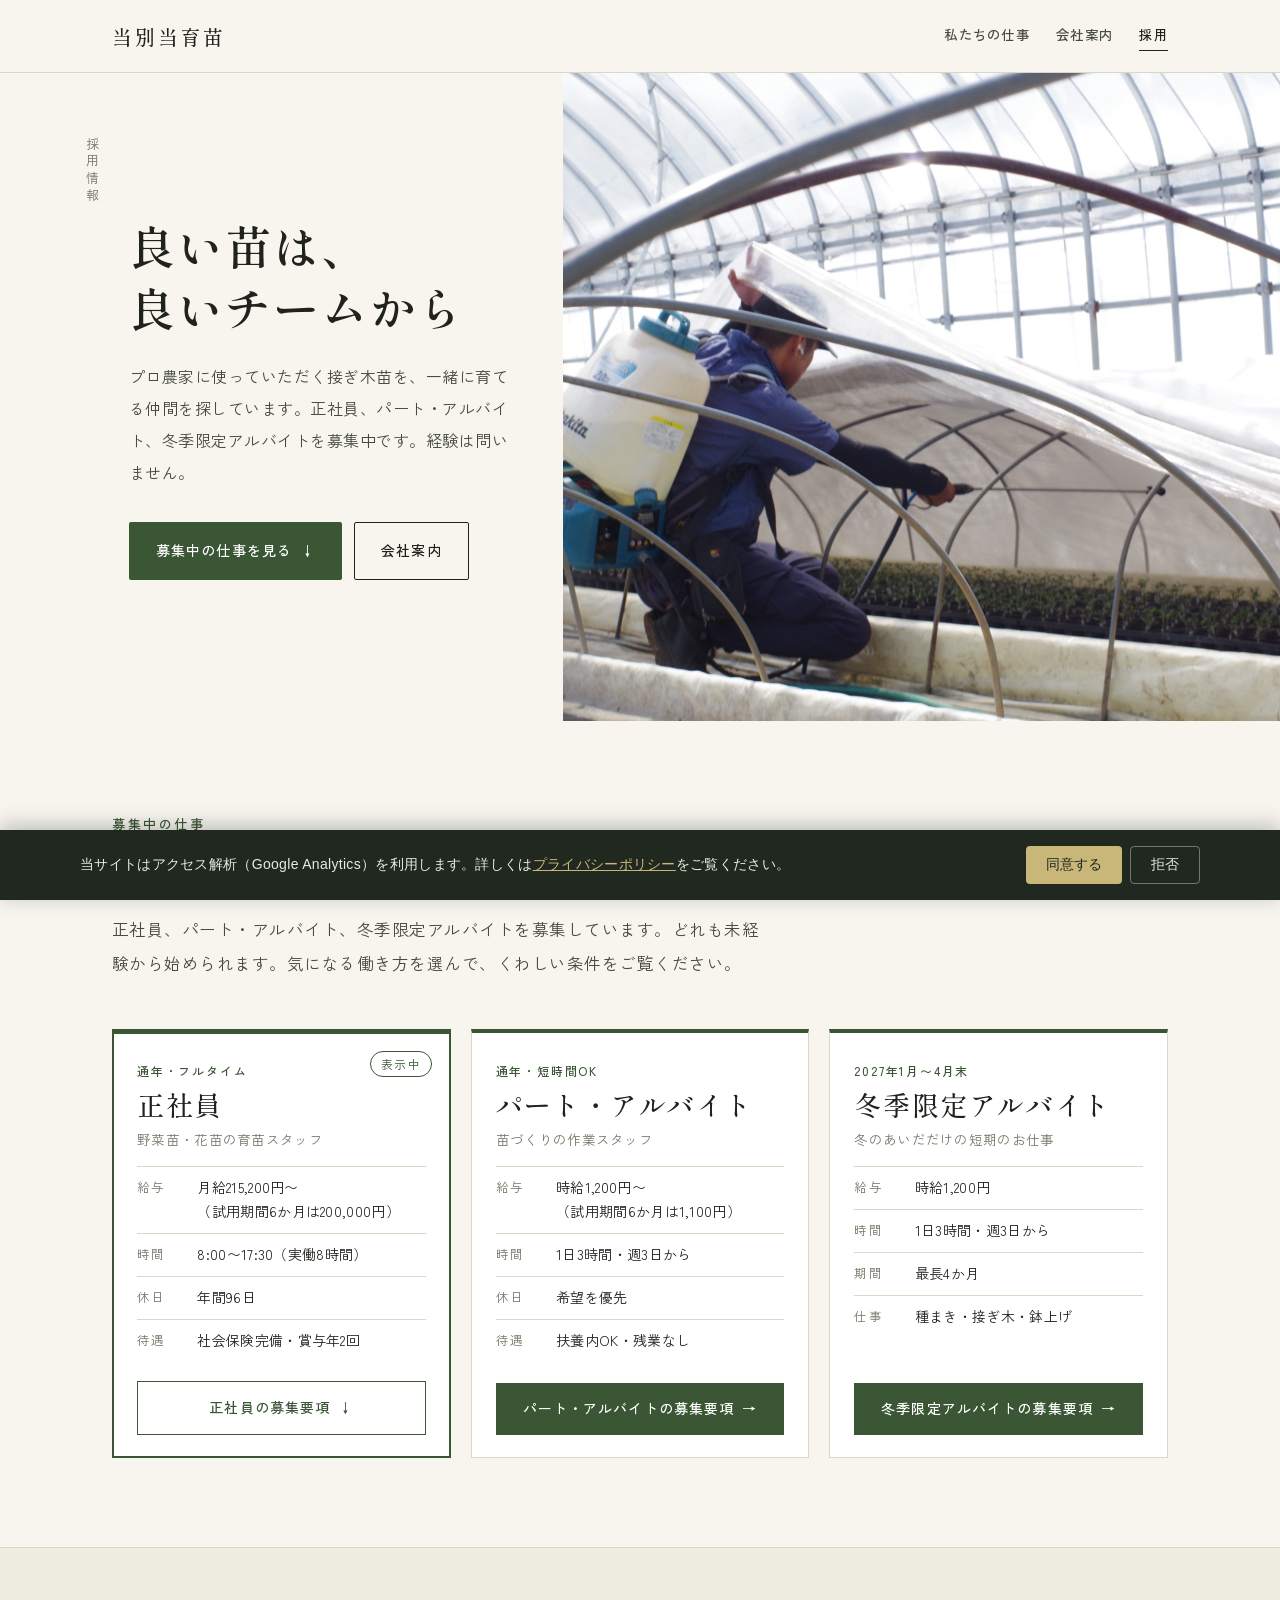
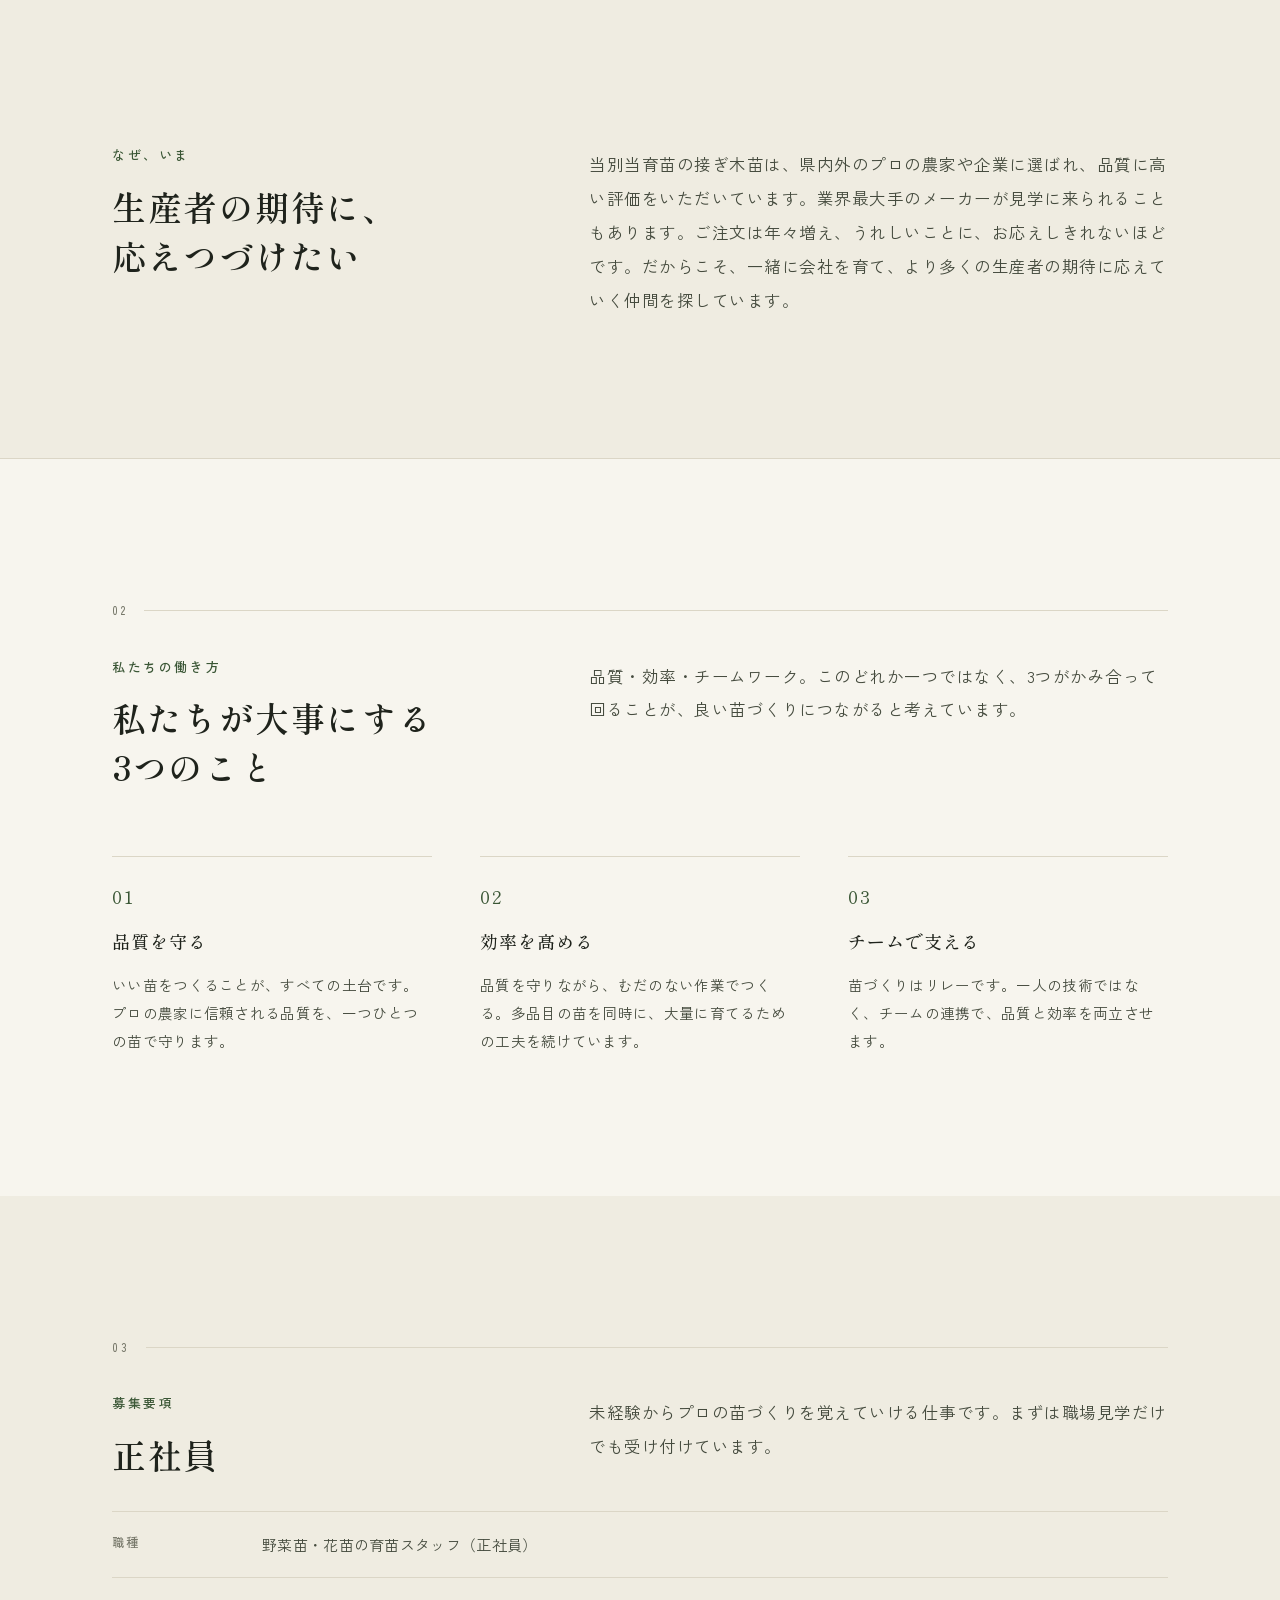
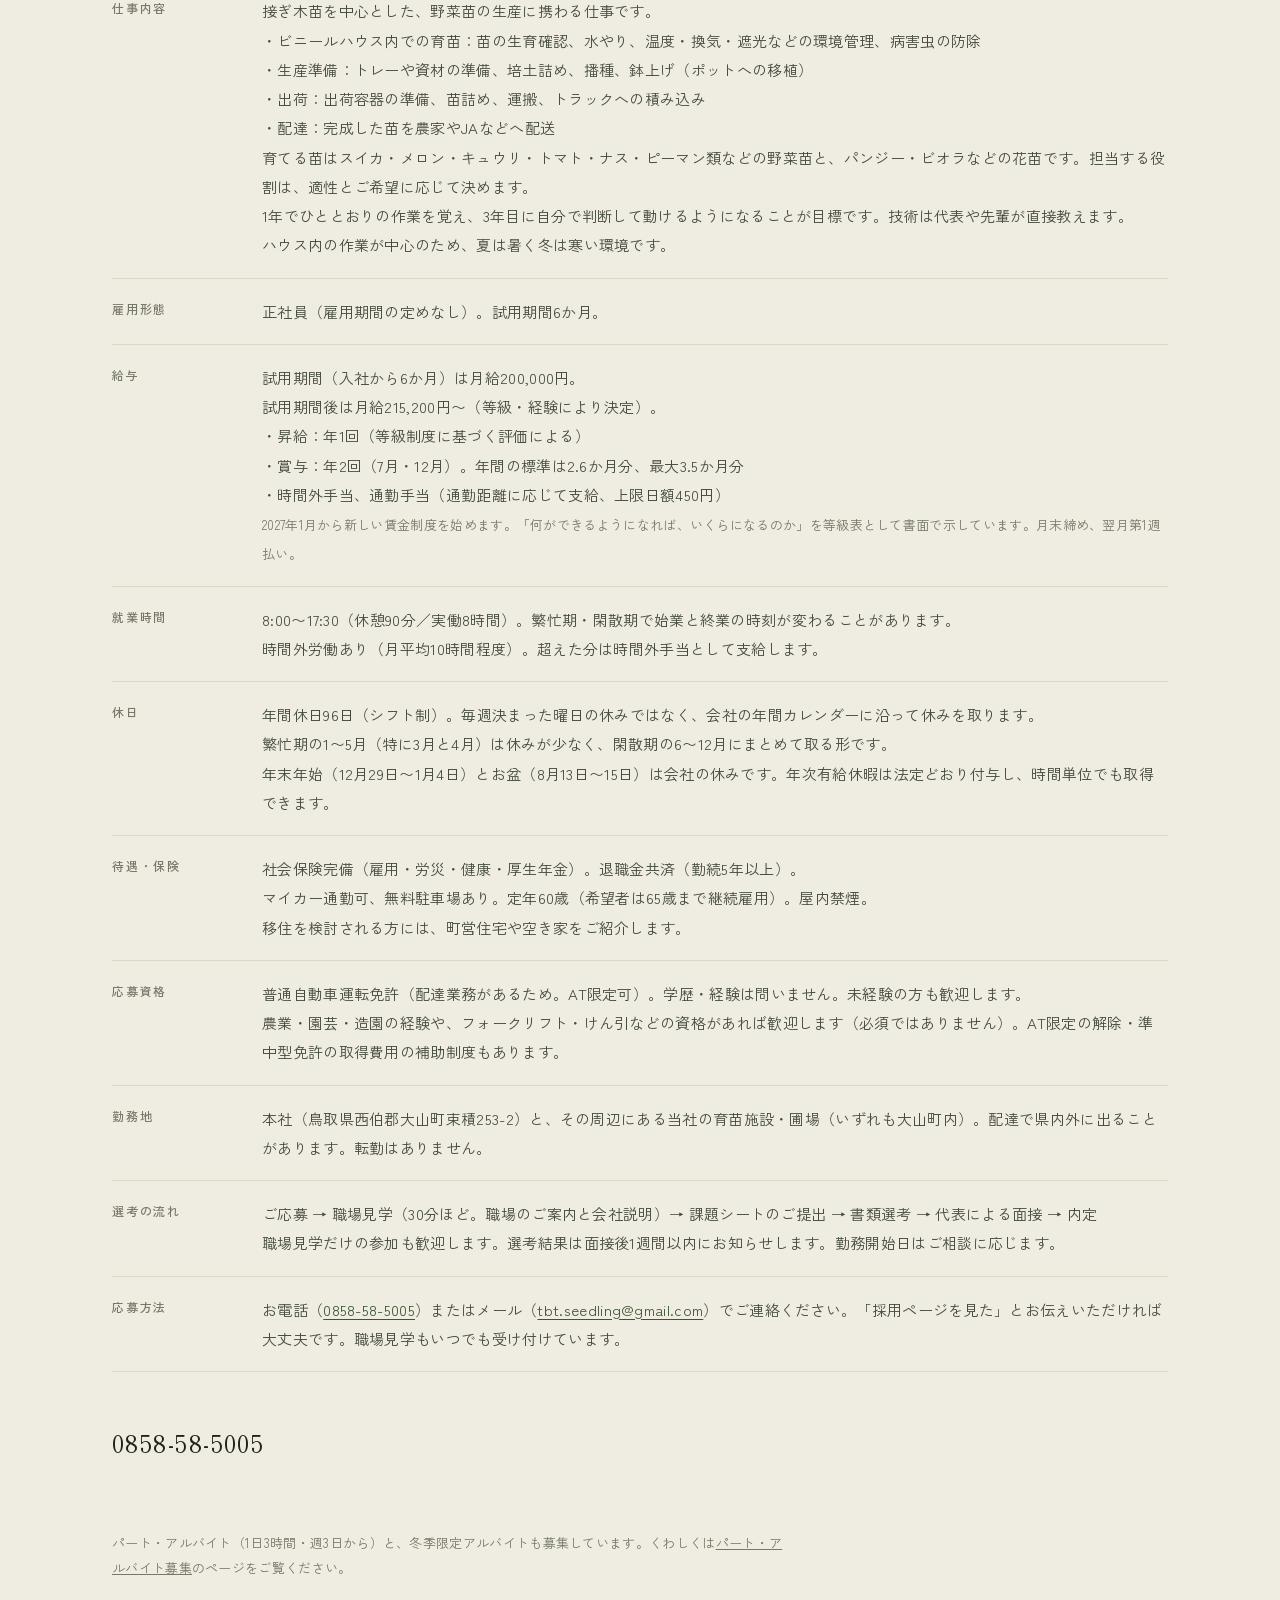
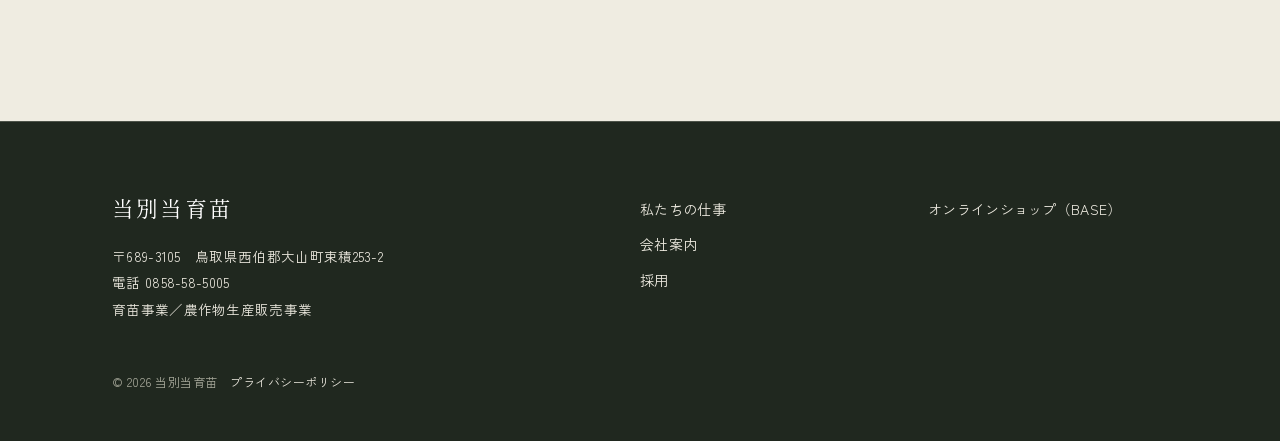
<file: recruit.html>
<!DOCTYPE html>
<html lang="ja">
<head>
<meta charset="UTF-8" />
<meta name="viewport" content="width=device-width, initial-scale=1.0" />
<title>採用情報｜当別当育苗</title>
<meta name="description" content="当別当育苗の採用情報。プロ農家向けの接ぎ木苗づくりを担う仲間を募集しています。未経験歓迎、鳥取県大山町。" />
<link rel="canonical" href="https://tobetto.jp/recruit.html" />
<link rel="icon" href="/favicon.svg" type="image/svg+xml" />
<meta property="og:site_name" content="当別当育苗" />
<meta property="og:locale" content="ja_JP" />
<meta property="og:title" content="採用情報｜当別当育苗" />
<meta property="og:description" content="プロ農家向けの接ぎ木苗づくりを担う仲間を募集しています。未経験歓迎、鳥取県大山町。" />
<meta property="og:type" content="website" />
<meta property="og:url" content="https://tobetto.jp/recruit.html" />
<meta property="og:image" content="https://tobetto.jp/img/ogp.jpg" />
<meta name="twitter:card" content="summary_large_image" />
<meta name="twitter:title" content="採用情報｜当別当育苗" />
<meta name="twitter:description" content="プロ農家向けの接ぎ木苗づくりを担う仲間を募集しています。未経験歓迎、鳥取県大山町。" />
<meta name="twitter:image" content="https://tobetto.jp/img/ogp.jpg" />
<script type="application/ld+json">
{
  "@context": "https://schema.org",
  "@graph": [
    {
      "@type": "JobPosting",
      "title": "野菜苗・花苗の育苗スタッフ（正社員）",
      "description": "<p>接ぎ木苗を中心とした野菜苗・花苗の生産に携わる仕事です。ハウスでの育苗管理、播種や鉢上げなどの生産準備、出荷、農家やJAへの配達を担当します。未経験の方も歓迎します。</p><p>正社員（雇用期間の定めなし、試用期間6か月）。給与は試用期間が月給200,000円、試用期間後は月給215,200円〜。賞与年2回。就業時間は8:00〜17:30（実働8時間）。年間休日96日。応募資格は普通自動車運転免許（AT限定可）のみ。ご応募・職場見学はお電話（0858-58-5005）またはメール（tbt.seedling@gmail.com）で受け付けています。</p>",
      "datePosted": "2026-11-27",
      "validThrough": "2027-11-27T23:59:59+09:00",
      "employmentType": "FULL_TIME",
      "hiringOrganization": {
        "@type": "Organization",
        "name": "当別当育苗",
        "sameAs": "https://tobetto.jp/",
        "logo": "https://tobetto.jp/img/ogp.jpg"
      },
      "jobLocation": {
        "@type": "Place",
        "address": {
          "@type": "PostalAddress",
          "streetAddress": "束積253-2",
          "addressLocality": "西伯郡大山町",
          "addressRegion": "鳥取県",
          "postalCode": "689-3105",
          "addressCountry": "JP"
        }
      },
      "baseSalary": {
        "@type": "MonetaryAmount",
        "currency": "JPY",
        "value": {
          "@type": "QuantitativeValue",
          "value": 215200,
          "unitText": "MONTH"
        }
      },
      "qualifications": "普通自動車運転免許（AT限定可）。そのほかの資格は不要で、未経験の方も歓迎します。",
      "industry": "農業・育苗",
      "workHours": "8:00〜17:30（休憩90分／実働8時間）。繁忙期・閑散期で始業と終業の時刻が変わることがあります。"
    },
    {
      "@type": "BreadcrumbList",
      "itemListElement": [
        { "@type": "ListItem", "position": 1, "name": "ホーム", "item": "https://tobetto.jp/" },
        { "@type": "ListItem", "position": 2, "name": "採用情報", "item": "https://tobetto.jp/recruit.html" }
      ]
    }
  ]
}
</script>
<link rel="preconnect" href="https://fonts.googleapis.com">
<link rel="preconnect" href="https://fonts.gstatic.com" crossorigin>
<link href="https://fonts.googleapis.com/css2?family=Shippori+Mincho+B1:wght@500;600&family=Zen+Kaku+Gothic+New:wght@400;500&display=swap" rel="stylesheet">
<link rel="stylesheet" href="style.css?v=20261127" />
<!-- ===== TBT Analytics START =====
  GA4 (G-S450J6KXNJ) + Consent Mode v2 (default denied) + Cookie告知バナー(日本語) + CVトラッカー
-->
<script>
  window.dataLayer = window.dataLayer || [];
  function gtag(){dataLayer.push(arguments);}
  gtag('consent', 'default', {
    'ad_storage': 'denied',
    'ad_user_data': 'denied',
    'ad_personalization': 'denied',
    'analytics_storage': 'denied',
    'wait_for_update': 500
  });
  try {
    if (localStorage.getItem('tbt_consent') === 'granted') {
      gtag('consent', 'update', { 'analytics_storage': 'granted' });
    }
  } catch(e){}
</script>
<script async src="https://www.googletagmanager.com/gtag/js?id=G-S450J6KXNJ"></script>
<script>
  gtag('js', new Date());
  gtag('config', 'G-S450J6KXNJ', {
    'anonymize_ip': true,
    'allow_google_signals': false
  });
</script>
<script>
document.addEventListener('DOMContentLoaded', function(){
  (function(){
    try { if (localStorage.getItem('tbt_consent')) return; } catch(e){}
    var wrap = document.createElement('div');
    wrap.id = 'tbt-cookie-banner';
    wrap.setAttribute('role', 'dialog');
    wrap.setAttribute('aria-label', 'Cookie同意');
    wrap.style.cssText = 'position:fixed;bottom:0;left:0;right:0;background:#20281F;color:#EDEAE0;padding:16px 20px;z-index:99999;font-size:14px;line-height:1.7;box-shadow:0 -4px 20px rgba(0,0,0,0.25);font-family:-apple-system,BlinkMacSystemFont,"Segoe UI","Noto Sans JP",sans-serif;';
    wrap.innerHTML = '<div style="max-width:1120px;margin:0 auto;display:flex;flex-wrap:wrap;align-items:center;justify-content:space-between;gap:14px;"><div style="flex:1 1 60%;">当サイトはアクセス解析（Google Analytics）を利用します。詳しくは<a href="/privacy.html" style="color:#C9B77A;text-decoration:underline;">プライバシーポリシー</a>をご覧ください。</div><div style="flex:0 0 auto;display:flex;gap:8px;"><button id="tbt-accept" style="padding:9px 20px;border:none;cursor:pointer;font-size:14px;border-radius:4px;background:#C9B77A;color:#20281F;">同意する</button><button id="tbt-decline" style="padding:9px 20px;border:1px solid rgba(237,234,224,.4);cursor:pointer;font-size:14px;border-radius:4px;background:transparent;color:#EDEAE0;">拒否</button></div></div>';
    document.body.appendChild(wrap);
    document.getElementById('tbt-accept').onclick = function(){
      try { localStorage.setItem('tbt_consent', 'granted'); } catch(e){}
      if (typeof gtag === 'function') gtag('consent', 'update', { 'analytics_storage': 'granted' });
      var b = document.getElementById('tbt-cookie-banner'); if (b) b.remove();
    };
    document.getElementById('tbt-decline').onclick = function(){
      try { localStorage.setItem('tbt_consent', 'denied'); } catch(e){}
      if (typeof gtag === 'function') gtag('consent', 'update', { 'analytics_storage': 'denied' });
      var b = document.getElementById('tbt-cookie-banner'); if (b) b.remove();
    };
  })();
  (function(){
    if (typeof gtag !== 'function') return;
    document.addEventListener('click', function(e){
      var a = e.target.closest && e.target.closest('a');
      if (!a) return;
      var href = a.getAttribute('href') || '';
      if (href.indexOf('base.shop') > -1) { gtag('event', 'click_outbound_shop', { 'destination_url': href }); }
      if (href.indexOf('tel:') === 0) { gtag('event', 'click_phone', { 'phone': href.replace('tel:', '') }); }
      if (href.indexOf('mailto:') === 0) { gtag('event', 'click_email', {}); }
      if (href.indexOf('google.com/maps') > -1 || href.indexOf('goo.gl/maps') > -1) { gtag('event', 'click_map', {}); }
    });
  })();
});
</script>
<!-- ===== TBT Analytics END ===== -->
</head>
<body>

<!-- ヘッダー -->
<header class="site-header">
  <div class="wrap">
    <a class="brand" href="index.html" aria-label="当別当育苗 トップへ">
      <span class="name">当別当育苗</span>
    </a>
    <nav class="nav">
      <a href="index.html#work">私たちの仕事</a>
      <a href="index.html#about">会社案内</a>
      <a href="recruit.html" aria-current="page">採用</a>
    </nav>
  </div>
</header>

<main>

<!-- ヒーロー -->
<section class="hero">
  <div class="hero-text">
    <p class="hero-kicker">採用情報</p>
    <div class="hero-copy">
      <h1 class="h1-job"><span class="nw">良い苗は、</span><span class="nw">良いチームから</span></h1>
      <p class="subhead">プロ農家に使っていただく接ぎ木苗を、一緒に育てる仲間を探しています。正社員、パート・アルバイト、冬季限定アルバイトを募集中です。経験は問いません。</p>
      <div class="btns">
        <a class="btn btn-primary" href="#jobs">募集中の仕事を見る<span class="arrow">↓</span></a>
        <a class="btn btn-ghost" href="index.html#about">会社案内</a>
      </div>
    </div>
  </div>
  <div class="hero-media">
    <img src="img/recruit.jpg" width="1600" height="1066" alt="ハウスで防除作業をするスタッフ" fetchpriority="high" />
  </div>
</section>

<!-- JOBS START（build_part_pages.py が生成。手で直さない） -->
<section class="sec-jobs" id="jobs">
  <div class="wrap">
    <p class="kicker">募集中の仕事</p>
    <h2 class="stitle"><span class="nw">3つの働き方から</span><span class="nw">選べます</span></h2>
    <p class="lead">正社員、パート・アルバイト、冬季限定アルバイトを募集しています。どれも未経験から始められます。気になる働き方を選んで、くわしい条件をご覧ください。</p>
    <div class="jobs">
      <a class="job is-current" href="/recruit.html#requirements" aria-current="page">
        <span class="job-badge">表示中</span>
        <span class="job-tag">通年・フルタイム</span>
        <h3 class="job-title">正社員</h3>
        <p class="job-sub">野菜苗・花苗の育苗スタッフ</p>
        <dl class="job-facts"><div><dt>給与</dt><dd>月給215,200円〜<br>（試用期間6か月は200,000円）</dd></div><div><dt>時間</dt><dd>8:00〜17:30（実働8時間）</dd></div><div><dt>休日</dt><dd>年間96日</dd></div><div><dt>待遇</dt><dd>社会保険完備・賞与年2回</dd></div></dl>
        <span class="job-go">正社員の募集要項<span class="arrow">↓</span></span>
      </a>
      <a class="job" href="/parttime/#requirements">
        <span class="job-tag">通年・短時間OK</span>
        <h3 class="job-title">パート・アルバイト</h3>
        <p class="job-sub">苗づくりの作業スタッフ</p>
        <dl class="job-facts"><div><dt>給与</dt><dd>時給1,200円〜<br>（試用期間6か月は1,100円）</dd></div><div><dt>時間</dt><dd>1日3時間・週3日から</dd></div><div><dt>休日</dt><dd>希望を優先</dd></div><div><dt>待遇</dt><dd>扶養内OK・残業なし</dd></div></dl>
        <span class="job-go">パート・アルバイトの募集要項<span class="arrow">→</span></span>
      </a>
      <a class="job" href="/fuyu/#winter">
        <span class="job-tag">2027年1月〜4月末</span>
        <h3 class="job-title">冬季限定アルバイト</h3>
        <p class="job-sub">冬のあいだだけの短期のお仕事</p>
        <dl class="job-facts"><div><dt>給与</dt><dd>時給1,200円</dd></div><div><dt>時間</dt><dd>1日3時間・週3日から</dd></div><div><dt>期間</dt><dd>最長4か月</dd></div><div><dt>仕事</dt><dd>種まき・接ぎ木・鉢上げ</dd></div></dl>
        <span class="job-go">冬季限定アルバイトの募集要項<span class="arrow">→</span></span>
      </a>
    </div>
  </div>
</section>
<!-- JOBS END -->

<!-- なぜ仲間を募るのか -->
<section class="sec sec--deep">
  <div class="wrap">
    <div class="sechead reveal"><span class="num">01</span><span class="rule"></span></div>
    <div class="split reveal">
      <div class="split-l">
        <p class="kicker">なぜ、いま</p>
        <h2 class="stitle"><span class="nw">生産者の期待に、</span><span class="nw">応えつづけたい</span></h2>
      </div>
      <div class="split-r">
        <p class="lead">当別当育苗の接ぎ木苗は、県内外のプロの農家や企業に選ばれ、品質に高い評価をいただいています。業界最大手のメーカーが見学に来られることもあります。ご注文は年々増え、うれしいことに、お応えしきれないほどです。だからこそ、一緒に会社を育て、より多くの生産者の期待に応えていく仲間を探しています。</p>
      </div>
    </div>
  </div>
</section>

<!-- 働き方 -->
<section class="sec sec--paper">
  <div class="wrap">
    <div class="sechead reveal"><span class="num">02</span><span class="rule"></span></div>
    <div class="split reveal">
      <div class="split-l">
        <p class="kicker">私たちの働き方</p>
        <h2 class="stitle"><span class="nw">私たちが大事にする</span><span class="nw">3つのこと</span></h2>
      </div>
      <div class="split-r">
        <p class="lead">品質・効率・チームワーク。このどれか一つではなく、3つがかみ合って回ることが、良い苗づくりにつながると考えています。</p>
      </div>
    </div>
    <div class="values reveal">
      <div class="value">
        <span class="num">01</span>
        <h3>品質を守る</h3>
        <p>いい苗をつくることが、すべての土台です。プロの農家に信頼される品質を、一つひとつの苗で守ります。</p>
      </div>
      <div class="value">
        <span class="num">02</span>
        <h3>効率を高める</h3>
        <p>品質を守りながら、むだのない作業でつくる。多品目の苗を同時に、大量に育てるための工夫を続けています。</p>
      </div>
      <div class="value">
        <span class="num">03</span>
        <h3>チームで支える</h3>
        <p>苗づくりはリレーです。一人の技術ではなく、チームの連携で、品質と効率を両立させます。</p>
      </div>
    </div>
  </div>
</section>

<!-- 募集要項 -->
<section class="sec sec--deep" id="requirements">
  <div class="wrap">
    <div class="sechead reveal"><span class="num">03</span><span class="rule"></span></div>
    <div class="split reveal">
      <div class="split-l">
        <p class="kicker">募集要項</p>
        <h2 class="stitle">正社員</h2>
      </div>
      <div class="split-r">
        <p class="lead">未経験からプロの苗づくりを覚えていける仕事です。まずは職場見学だけでも受け付けています。</p>
      </div>
    </div>
    <table class="req-table reveal">
      <caption class="sr-only">当別当育苗 募集要項</caption>
      <tbody>
      <tr><th scope="row">職種</th><td>野菜苗・花苗の育苗スタッフ（正社員）</td></tr>
      <tr><th scope="row">仕事内容</th><td>接ぎ木苗を中心とした、野菜苗の生産に携わる仕事です。<br>・ビニールハウス内での育苗：苗の生育確認、水やり、温度・換気・遮光などの環境管理、病害虫の防除<br>・生産準備：トレーや資材の準備、培土詰め、播種、鉢上げ（ポットへの移植）<br>・出荷：出荷容器の準備、苗詰め、運搬、トラックへの積み込み<br>・配達：完成した苗を農家やJAなどへ配送<br>育てる苗はスイカ・メロン・キュウリ・トマト・ナス・ピーマン類などの野菜苗と、パンジー・ビオラなどの花苗です。担当する役割は、適性とご希望に応じて決めます。<br>1年でひととおりの作業を覚え、3年目に自分で判断して動けるようになることが目標です。技術は代表や先輩が直接教えます。<br>ハウス内の作業が中心のため、夏は暑く冬は寒い環境です。</td></tr>
      <tr><th scope="row">雇用形態</th><td>正社員（雇用期間の定めなし）。試用期間6か月。</td></tr>
      <tr><th scope="row">給与</th><td>試用期間（入社から6か月）は月給200,000円。<br>試用期間後は月給215,200円〜（等級・経験により決定）。<br>・昇給：年1回（等級制度に基づく評価による）<br>・賞与：年2回（7月・12月）。年間の標準は2.6か月分、最大3.5か月分<br>・時間外手当、通勤手当（通勤距離に応じて支給、上限日額450円）<br><span class="tba">2027年1月から新しい賃金制度を始めます。「何ができるようになれば、いくらになるのか」を等級表として書面で示しています。月末締め、翌月第1週払い。</span></td></tr>
      <tr><th scope="row">就業時間</th><td>8:00〜17:30（休憩90分／実働8時間）。繁忙期・閑散期で始業と終業の時刻が変わることがあります。<br>時間外労働あり（月平均10時間程度）。超えた分は時間外手当として支給します。</td></tr>
      <tr><th scope="row">休日</th><td>年間休日96日（シフト制）。毎週決まった曜日の休みではなく、会社の年間カレンダーに沿って休みを取ります。<br>繁忙期の1〜5月（特に3月と4月）は休みが少なく、閑散期の6〜12月にまとめて取る形です。<br>年末年始（12月29日〜1月4日）とお盆（8月13日〜15日）は会社の休みです。年次有給休暇は法定どおり付与し、時間単位でも取得できます。</td></tr>
      <tr><th scope="row">待遇・保険</th><td>社会保険完備（雇用・労災・健康・厚生年金）。退職金共済（勤続5年以上）。<br>マイカー通勤可、無料駐車場あり。定年60歳（希望者は65歳まで継続雇用）。屋内禁煙。<br>移住を検討される方には、町営住宅や空き家をご紹介します。</td></tr>
      <tr><th scope="row">応募資格</th><td>普通自動車運転免許（配達業務があるため。AT限定可）。学歴・経験は問いません。未経験の方も歓迎します。<br>農業・園芸・造園の経験や、フォークリフト・けん引などの資格があれば歓迎します（必須ではありません）。AT限定の解除・準中型免許の取得費用の補助制度もあります。</td></tr>
      <tr><th scope="row">勤務地</th><td>本社（鳥取県西伯郡大山町束積253-2）と、その周辺にある当社の育苗施設・圃場（いずれも大山町内）。配達で県内外に出ることがあります。転勤はありません。</td></tr>
      <tr><th scope="row">選考の流れ</th><td>ご応募 → 職場見学（30分ほど。職場のご案内と会社説明）→ 課題シートのご提出 → 書類選考 → 代表による面接 → 内定<br>職場見学だけの参加も歓迎します。選考結果は面接後1週間以内にお知らせします。勤務開始日はご相談に応じます。</td></tr>
      <tr><th scope="row">応募方法</th><td>お電話（<a href="tel:0858-58-5005">0858-58-5005</a>）またはメール（<a href="mailto:tbt.seedling@gmail.com">tbt.seedling@gmail.com</a>）でご連絡ください。「採用ページを見た」とお伝えいただければ大丈夫です。職場見学もいつでも受け付けています。</td></tr>
      </tbody>
    </table>
    <div class="apply-tel reveal"><a href="tel:0858-58-5005">0858-58-5005</a></div>
    <p class="note reveal">パート・アルバイト（1日3時間・週3日から）と、冬季限定アルバイトも募集しています。くわしくは<a href="/parttime/">パート・アルバイト募集</a>のページをご覧ください。</p>
  </div>
</section>

</main>

<!-- フッター -->
<footer class="site-footer">
  <div class="wrap">
    <div class="cols">
      <div>
        <p class="fname">当別当育苗</p>
        <p>〒689-3105　鳥取県西伯郡大山町束積253-2<br>
        電話 <a href="tel:0858-58-5005">0858-58-5005</a><br>
        育苗事業／農作物生産販売事業</p>
      </div>
      <div class="fnav">
        <a href="index.html#work">私たちの仕事</a>
        <a href="index.html#about">会社案内</a>
        <a href="recruit.html">採用</a>
      </div>
      <div class="fnav">
        <a href="https://tbtseedling.base.shop/" target="_blank" rel="noopener">オンラインショップ（BASE）</a>
      </div>
    </div>
    <p class="copy">© 2026 当別当育苗　<a href="privacy.html">プライバシーポリシー</a></p>
  </div>
</footer>

<script>
document.documentElement.classList.add('js');
var reveals = document.querySelectorAll('.reveal');
if ('IntersectionObserver' in window) {
  var io = new IntersectionObserver(function (es) {
    es.forEach(function (e) {
      if (e.isIntersecting) { e.target.classList.add('is-in'); io.unobserve(e.target); }
    });
  }, { threshold: 0, rootMargin: '0px 0px -12% 0px' });
  reveals.forEach(function (el) { io.observe(el); });
} else {
  reveals.forEach(function (el) { el.classList.add('is-in'); });
}
</script>

</body>
</html>
</file>
<file: style.css>
@charset "UTF-8";
/* 当別当育苗 公式サイト — リデザイン v4（エディトリアル・クラフトミニマリズム） */

:root {
  --paper:      #F7F5EE;
  --paper-deep: #EFECE1;
  --ink:        #1F231C;
  --ink-soft:   #454B3E;
  --muted:      #77786A;
  --line:       #DBD6C6;
  --green:      #3A5635;
  --green-deep: #2C4128;
  --night:      #20281F;
  --on-night:   #EDEAE0;
  --muted-night:#A6A89A;
  --line-night: rgba(237,234,224,.22);

  --font-display: "Shippori Mincho B1", "Hiragino Mincho ProN", "Yu Mincho", serif;
  --font-body: "Zen Kaku Gothic New", "Hiragino Kaku Gothic ProN", "Noto Sans JP", "Yu Gothic", sans-serif;

  --sp-2: 16px; --sp-3: 24px; --sp-4: 32px; --sp-6: 48px; --sp-8: 64px;
  --section: clamp(88px, 11vw, 152px);
  --wrap-max: 1120px;
  --wrap-pad: clamp(20px, 4vw, 32px);
}

* { box-sizing: border-box; }
html, body { overflow-x: clip; }
html { scroll-behavior: smooth; }

body {
  margin: 0;
  background: var(--paper);
  color: var(--ink-soft);
  font-family: var(--font-body);
  font-size: 15.5px;
  line-height: 1.95;
  letter-spacing: .02em;
  -webkit-font-smoothing: antialiased;
  text-rendering: optimizeLegibility;
}

a { color: inherit; }
img { display: block; max-width: 100%; }

.wrap { max-width: var(--wrap-max); margin: 0 auto; padding: 0 var(--wrap-pad); }
.bleed { width: 100dvw; margin-inline: calc(50% - 50dvw); }

h1, h2, h3 { font-family: var(--font-display); color: var(--ink); margin: 0; }
h1, h2 { font-weight: 600; }
h3 { font-weight: 500; }

.sr-only { position:absolute; width:1px; height:1px; padding:0; margin:-1px; overflow:hidden; clip:rect(0,0,0,0); white-space:nowrap; border:0; }
.nw { display: inline-block; }

/* ---------- ボタン ---------- */
.btn {
  display: inline-flex; align-items: center; gap: 8px;
  padding: 14px 26px; border-radius: 2px; border: 1px solid transparent;
  font-family: var(--font-body); font-size: 14px; font-weight: 500; letter-spacing: .08em;
  text-decoration: none; cursor: pointer; transition: background .25s, color .25s, border-color .25s;
}
.btn .arrow { transition: transform .25s; }
.btn:hover .arrow { transform: translateX(4px); }
.btn-primary { background: var(--green); color: #fff; }
.btn-primary:hover { background: var(--green-deep); color: #fff; }
.btn-ghost { background: transparent; color: var(--ink); border-color: var(--ink); }
.btn-ghost:hover { background: var(--ink); color: var(--paper); }
.btn-ghost-light { background: transparent; color: var(--on-night); border-color: var(--on-night); }
.btn-ghost-light:hover { background: var(--on-night); color: var(--night); }

/* ---------- ヘッダー ---------- */
.site-header {
  position: sticky; top: 0; z-index: 30;
  background: var(--paper); border-bottom: 1px solid var(--line);
}
.site-header .wrap { display: flex; align-items: center; justify-content: space-between; height: 72px; }
.brand { text-decoration: none; }
.brand .name { font-family: var(--font-display); font-weight: 500; font-size: 20px; letter-spacing: .14em; color: var(--ink); }
.nav { display: flex; align-items: center; gap: 26px; }
.nav a {
  font-size: 13.5px; font-weight: 500; color: var(--ink-soft); text-decoration: none; padding-bottom: 3px; white-space: nowrap;
  background-image: linear-gradient(var(--ink), var(--ink));
  background-size: 0% 1px; background-position: 0 100%; background-repeat: no-repeat;
  transition: background-size .3s ease, color .2s;
}
.nav a:hover { color: var(--ink); background-size: 100% 1px; }
.nav a[aria-current="page"] { color: var(--ink); background-size: 100% 1px; }

/* ---------- 共通セクション ---------- */
.sec { padding: var(--section) 0; }
.sec--deep { background: var(--paper-deep); }
.sec--paper { background: var(--paper); border-top: 1px solid var(--line); }

.sechead { display: flex; align-items: center; gap: 16px; margin-bottom: var(--sp-4); }
.sechead .num { font-size: 11px; font-weight: 500; letter-spacing: .25em; color: var(--muted); }
.sechead .rule { flex: 1; height: 1px; background: var(--line); }

.kicker { font-size: 13px; font-weight: 500; letter-spacing: .2em; color: var(--green); margin: 0 0 14px; }
.stitle { font-size: clamp(25px, 3vw, 34px); line-height: 1.45; letter-spacing: .05em; }
.lead { font-size: 16.5px; line-height: 2.05; letter-spacing: .03em; color: var(--ink-soft); max-width: 40em; margin: 0; }

.split { display: grid; grid-template-columns: 5fr 7fr; gap: var(--sp-8); align-items: start; }
.split-r { padding-top: 6px; }

/* ---------- ヒーロー ---------- */
.hero { display: grid; grid-template-columns: 44% 56%; align-items: stretch; min-height: clamp(480px, 72vh, 720px); }
.hero-text {
  display: flex; gap: var(--sp-3); align-items: center;
  padding-left: max(var(--wrap-pad), calc((100vw - var(--wrap-max)) / 2));
  padding-right: var(--sp-6); padding-block: var(--sp-8);
}
.hero-kicker {
  writing-mode: vertical-rl; text-orientation: upright;
  font-size: 13px; letter-spacing: .3em; color: var(--muted); margin: 0; white-space: nowrap; align-self: flex-start;
}
.hero-copy { flex: 1; }
.hero h1 { font-size: clamp(34px, 4.6vw, 54px); line-height: 1.35; letter-spacing: .045em; }
.hero .subhead { font-size: 16px; line-height: 2; letter-spacing: .03em; color: var(--ink-soft); max-width: 34em; margin: 22px 0 0; }
.hero .btns { display: flex; gap: 12px; flex-wrap: wrap; margin-top: 34px; }
.hero-media { position: relative; overflow: hidden; }
.hero-media img { width: 100%; height: 100%; object-fit: cover; }

/* ---------- 会社案内 ---------- */
.band { height: clamp(320px, 42vw, 520px); overflow: hidden; margin-top: var(--sp-8); }
.band img { width: 100%; height: 100%; object-fit: cover; object-position: center 62%; }
.band-cap { text-align: right; font-size: 13px; letter-spacing: .04em; color: var(--muted); margin: 12px 0 0; }

.mvv { display: grid; grid-template-columns: 1fr 1fr; gap: var(--sp-8); margin-top: var(--section); }
.mvv .item { padding-left: var(--sp-3); border-left: 1px solid var(--line); }
.mvv .label { font-size: 11px; font-weight: 500; letter-spacing: .25em; color: var(--green); }
.mvv h3 { font-size: 19px; line-height: 1.6; letter-spacing: .05em; margin: 10px 0 12px; }
.mvv p { font-size: 14.5px; color: var(--ink-soft); margin: 0; max-width: 34em; }

.about-info { margin-top: var(--section); max-width: 66%; }
.info-h { font-family: var(--font-display); font-weight: 500; font-size: 19px; letter-spacing: .05em; color: var(--ink); margin: 0 0 6px; }
.info-table { width: 100%; border-collapse: collapse; font-feature-settings: "tnum"; }
.info-table th, .info-table td { text-align: left; vertical-align: top; padding: 18px 0; border-top: 1px solid var(--line); }
.info-table tr:last-child td, .info-table tr:last-child th { border-bottom: 1px solid var(--line); }
.info-table th { width: 116px; font-size: 12px; font-weight: 500; letter-spacing: .15em; color: var(--muted); padding-right: 20px; white-space: nowrap; }
.info-table td { font-size: 15.5px; color: var(--ink-soft); }
.info-table a, .map-link a { color: var(--green); text-underline-offset: 3px; }
.map-link { margin: 20px 0 0; font-size: 14px; }
.map-link a { text-decoration: none; }
.map-link a:hover { text-decoration: underline; }

/* ---------- 商品 ---------- */
.products-grid { display: grid; grid-template-columns: 7fr 4fr; gap: var(--sp-8); align-items: start; margin-top: var(--sp-8); }
.pcard--sub { margin-top: 72px; }
.pcard .media { overflow: hidden; }
.pcard .media img { width: 100%; height: 100%; object-fit: cover; transition: transform .8s ease-out; }
.pcard .media:hover img { transform: scale(1.02); }
.pcard--main .media { aspect-ratio: 3 / 2; }
.pcard--sub .media { aspect-ratio: 4 / 5; }
.pcard .cap { display: flex; align-items: baseline; gap: 14px; border-top: 1px solid var(--line); margin-top: 18px; padding-top: 14px; }
.pcard .cap .num { font-family: var(--font-display); font-size: 15px; color: var(--green); letter-spacing: .1em; }
.pcard h3 { font-size: 19px; letter-spacing: .05em; }
.pcard .desc { font-size: 14.5px; color: var(--ink-soft); margin: 12px 0 0; }
.pcard .price { font-size: 13.5px; color: var(--muted); margin: 10px 0 0; }
.card-link { display: inline-flex; align-items: baseline; gap: 6px; margin-top: 14px; font-size: 13.5px; color: var(--green); text-decoration: none; letter-spacing: .04em; }
.card-link .arrow { transition: transform .25s; }
.card-link:hover .arrow { transform: translateX(4px); }
.note { margin: var(--sp-8) 0 0; font-size: 13px; line-height: 1.9; color: var(--muted); max-width: 52em; }

/* ---------- オンラインショップ（末尾・小ブロック） ---------- */
.shop-strip { padding: var(--sp-8) 0; background: var(--paper-deep); border-top: 1px solid var(--line); }
.shop-strip-title { font-family: var(--font-display); font-weight: 500; font-size: 20px; letter-spacing: .05em; color: var(--ink); margin: 6px 0 12px; }
.shop-strip-text { font-size: 14.5px; line-height: 1.95; color: var(--ink-soft); max-width: 46em; margin: 0 0 18px; }

/* ---------- 採用: 3つの基準（枠なし番号リスト） ---------- */
.values { display: grid; grid-template-columns: repeat(3, 1fr); gap: var(--sp-6); margin-top: var(--sp-8); }
.value { border-top: 1px solid var(--line); padding-top: 20px; }
.value .num { font-family: var(--font-display); font-size: 19px; color: var(--green); letter-spacing: .1em; }
.value h3 { font-size: 18px; letter-spacing: .05em; margin: 10px 0 12px; }
.value p { font-size: 14.5px; color: var(--ink-soft); margin: 0; }

/* ---------- 募集要項 ---------- */
.req-table { width: 100%; border-collapse: collapse; margin-top: var(--sp-4); font-feature-settings: "tnum"; }
.req-table th, .req-table td { text-align: left; vertical-align: top; padding: 18px 0; border-top: 1px solid var(--line); }
.req-table tr:last-child td, .req-table tr:last-child th { border-bottom: 1px solid var(--line); }
.req-table th { width: 150px; font-size: 12px; font-weight: 500; letter-spacing: .15em; color: var(--muted); padding-right: 24px; white-space: nowrap; }
.req-table td { font-size: 15px; color: var(--ink-soft); line-height: 1.95; }
.req-table td .tba { color: var(--muted); font-size: 13px; }
.req-table a { color: var(--green); text-underline-offset: 3px; }
.apply-tel { margin-top: var(--sp-6); }
.apply-tel a { font-family: var(--font-display); font-size: 24px; letter-spacing: .06em; color: var(--ink); text-decoration: none; font-feature-settings: "tnum"; }
.apply-tel a:hover { color: var(--green); }

/* ---------- 採用ティーザー（実写＋暗緑オーバーレイ） ---------- */
.teaser { position: relative; display: grid; place-items: center; height: clamp(420px, 52vh, 560px); overflow: hidden; text-align: center; }
.teaser-bg { position: absolute; inset: 0; width: 100%; height: 100%; object-fit: cover; }
.teaser::after { content: ""; position: absolute; inset: 0; background: var(--night); opacity: .62; }
.teaser-inner { position: relative; z-index: 1; padding: 0 var(--wrap-pad); }
.teaser h2 { color: var(--on-night); font-size: clamp(24px, 3.2vw, 32px); line-height: 1.45; letter-spacing: .06em; }
.teaser p { color: var(--on-night); opacity: .9; font-size: 15px; line-height: 2; max-width: 40em; margin: 16px auto 30px; }

/* ---------- フッター ---------- */
.site-footer { background: var(--night); color: var(--on-night); padding: var(--sp-8) 0 var(--sp-6); border-top: 1px solid var(--line-night); }
.site-footer .cols { display: grid; grid-template-columns: 2fr 1fr 1fr; gap: var(--sp-6); }
.site-footer .fname { font-family: var(--font-display); font-size: 22px; letter-spacing: .1em; color: #fff; margin: 0 0 14px; }
.site-footer p { font-size: 13.5px; line-height: 1.95; color: var(--on-night); margin: 0; }
.site-footer a { color: var(--on-night); text-decoration: none; text-underline-offset: 3px; }
.site-footer a:hover { text-decoration: underline; }
.site-footer .fnav { padding-top: 6px; }
.site-footer .fnav a { display: block; padding: 4px 0; font-size: 14px; }
.site-footer .copy { margin-top: var(--sp-6); font-size: 12px; color: var(--muted-night); letter-spacing: .04em; }

/* ---------- モーション ---------- */
.hero-copy, .hero-media { will-change: opacity, transform; }
@keyframes heroIn { from { opacity: 0; transform: translateY(8px); } to { opacity: 1; transform: none; } }
.hero-copy { animation: heroIn .8s ease-out both; }
.hero-media { animation: heroIn .8s ease-out .12s both; }

html.js .reveal { opacity: 0; transform: translateY(12px); transition: opacity .65s ease-out, transform .65s ease-out; }
html.js .reveal.is-in { opacity: 1; transform: none; }

@media (prefers-reduced-motion: reduce) {
  html { scroll-behavior: auto; }
  .hero-copy, .hero-media { animation: none; }
  html.js .reveal { opacity: 1; transform: none; transition: none; }
  .pcard .media img { transition: none; }
  .pcard .media:hover img { transform: none; }
  .btn:hover .arrow, .card-link:hover .arrow { transform: none; }
}

/* ---------- レスポンシブ ---------- */
@media (max-width: 860px) {
  .nav { gap: 16px; }
  .nav a:not(.shop) { font-size: 12.5px; }
  .split { grid-template-columns: 1fr; gap: var(--sp-3); }
  .products-grid { grid-template-columns: 1fr; gap: var(--sp-6); }
  .pcard--sub { margin-top: 0; }
  .pcard--sub .media { aspect-ratio: 3 / 2; }
  .mvv { grid-template-columns: 1fr; gap: var(--sp-4); }
  .values { grid-template-columns: 1fr; gap: var(--sp-4); }
  .about-info { max-width: 100%; }
  .hero { grid-template-columns: 1fr; min-height: 0; }
  .hero-text { padding: var(--sp-8) var(--wrap-pad) var(--sp-6); display: block; }
  .hero-kicker { writing-mode: horizontal-tb; text-orientation: mixed; margin: 0 0 14px; color: var(--green); letter-spacing: .2em; }
  .hero-media { aspect-ratio: 3 / 2; }
  .site-footer .cols { grid-template-columns: 1fr; gap: var(--sp-4); }
}

@media (max-width: 480px) {
  .site-header .wrap { flex-wrap: wrap; height: auto; padding-top: 12px; padding-bottom: 12px; row-gap: 10px; }
  .brand { order: 1; }
  .nav { order: 3; width: 100%; justify-content: flex-start; gap: 20px; }
  .hero h1 { font-size: 30px; }
  .info-table th, .req-table th { width: 96px; padding-right: 12px; letter-spacing: .1em; }
}

/* ---------- 募集中の仕事（正社員・パート・冬季アルバイトの選択カード） 2026-11-27 ---------- */
.hero h1.h1-job { font-size: clamp(30px, 3.6vw, 48px); }
.sec-jobs { padding: clamp(56px, 7vw, 96px) 0; background: var(--paper); border-bottom: 1px solid var(--line); }
.sec-jobs .stitle { margin: 0; }
.sec-jobs .lead { margin-top: 14px; }
.jobs { display: grid; grid-template-columns: repeat(3, 1fr); gap: 20px; margin-top: var(--sp-6); }
.job { position: relative; display: flex; flex-direction: column; background: #fff; border: 1px solid var(--line); border-top: 4px solid var(--green); padding: 26px 24px 22px; color: var(--ink-soft); text-decoration: none; transition: transform .2s, box-shadow .2s; }
.job:hover { transform: translateY(-3px); box-shadow: 0 12px 28px rgba(31,35,28,.09); color: var(--ink-soft); }
.job-tag { font-size: 12px; font-weight: 500; letter-spacing: .15em; color: var(--green); }
.job-title { font-family: var(--font-display); font-size: 27px; line-height: 1.4; letter-spacing: .06em; color: var(--ink); margin: 4px 0 2px; }
.job-sub { font-size: 13.5px; color: var(--muted); margin: 0 0 14px; }
.job-facts { margin: 0 0 20px; flex: 1; }
.job-facts div { display: grid; grid-template-columns: 3.6em 1fr; gap: 10px; padding: 9px 0; border-top: 1px solid var(--line); font-size: 14px; line-height: 1.7; }
.job-facts dt { font-size: 12.5px; letter-spacing: .1em; color: var(--muted); }
.job-facts dd { margin: 0; color: var(--ink); }
.job-go { display: flex; justify-content: center; align-items: center; gap: 8px; background: var(--green); color: #fff; padding: 12px 16px; font-size: 14px; font-weight: 500; letter-spacing: .08em; transition: background .2s; }
.job:hover .job-go { background: var(--green-deep); }
.job-badge { position: absolute; top: 18px; right: 18px; font-size: 11.5px; letter-spacing: .1em; color: var(--green); border: 1px solid var(--green); padding: 1px 10px; border-radius: 999px; }
.job.is-current { border-color: var(--green); box-shadow: inset 0 0 0 1px var(--green); }
.job.is-current .job-go { background: transparent; color: var(--green); border: 1px solid var(--green); }
.job.is-current:hover .job-go { background: var(--green); color: #fff; }
@media (max-width: 860px) {
  .jobs { grid-template-columns: 1fr; gap: 16px; }
  .job-title { font-size: 24px; }
}
</file>
